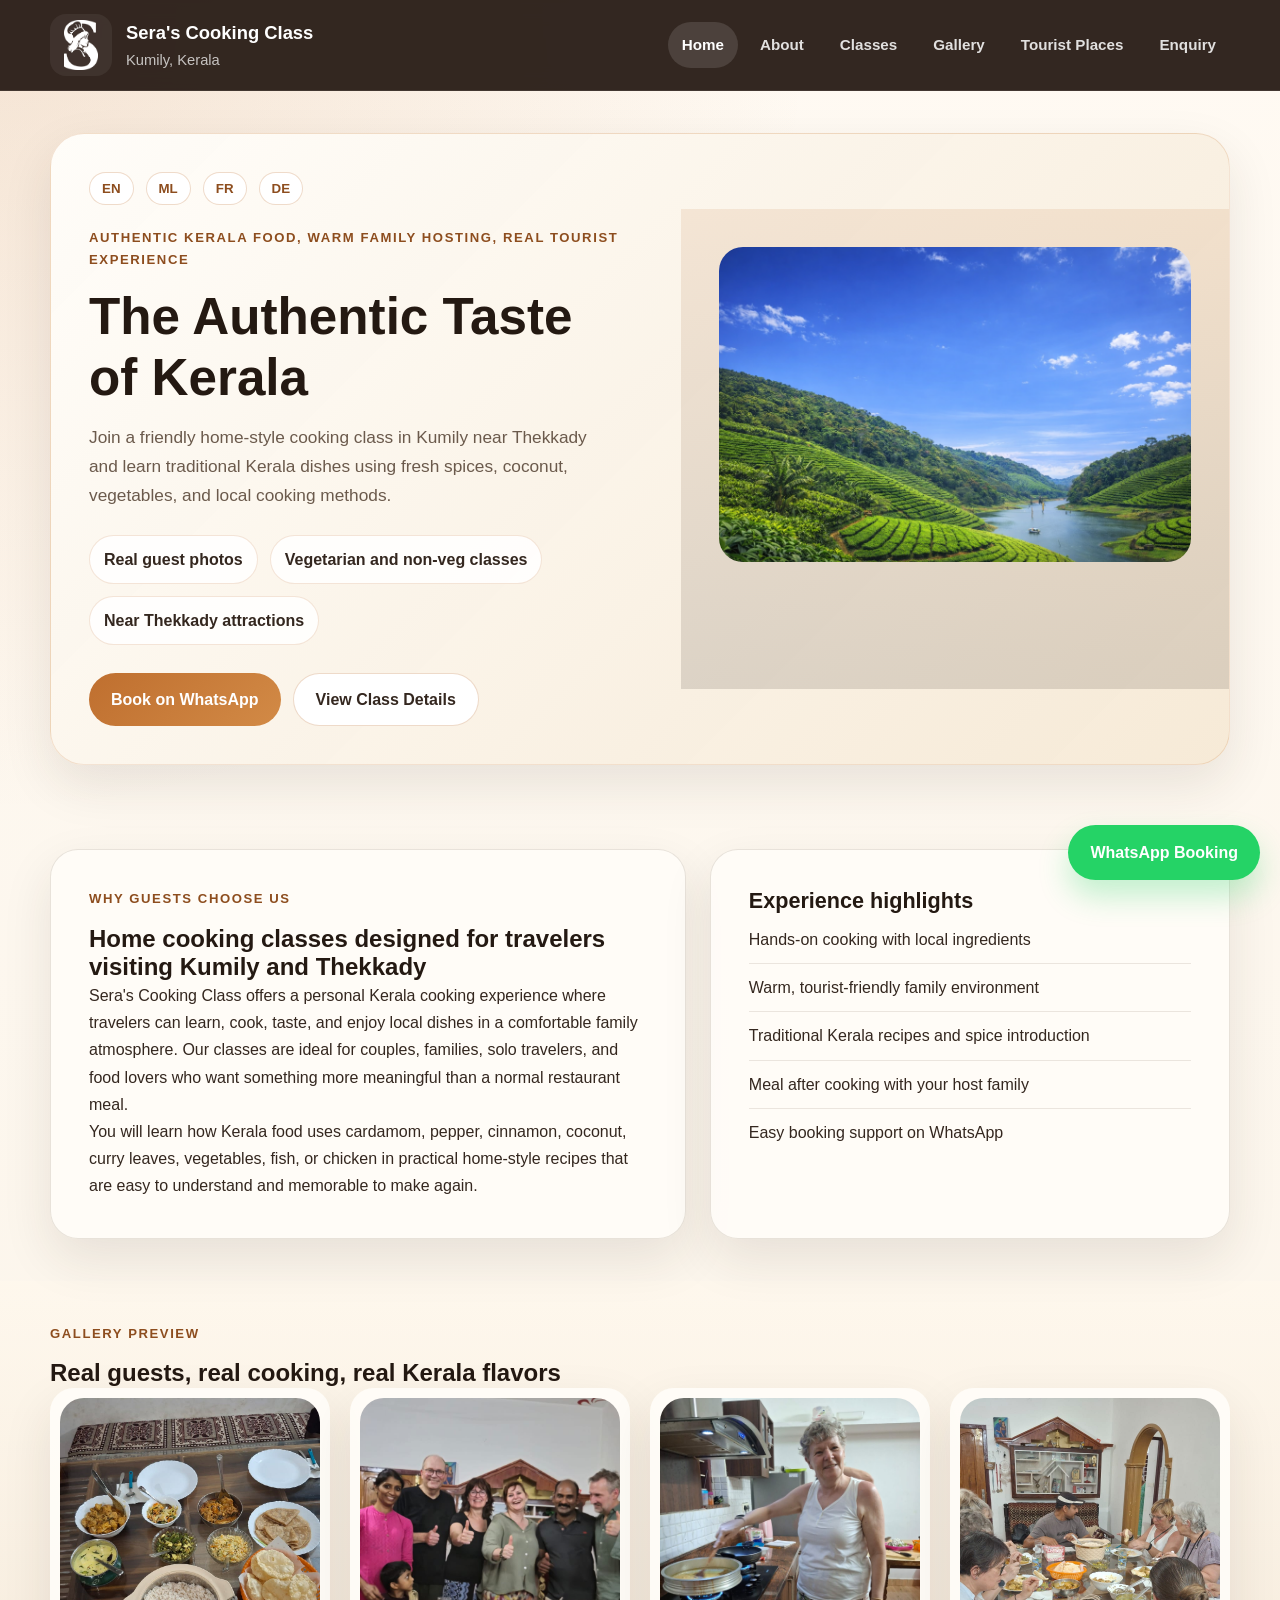
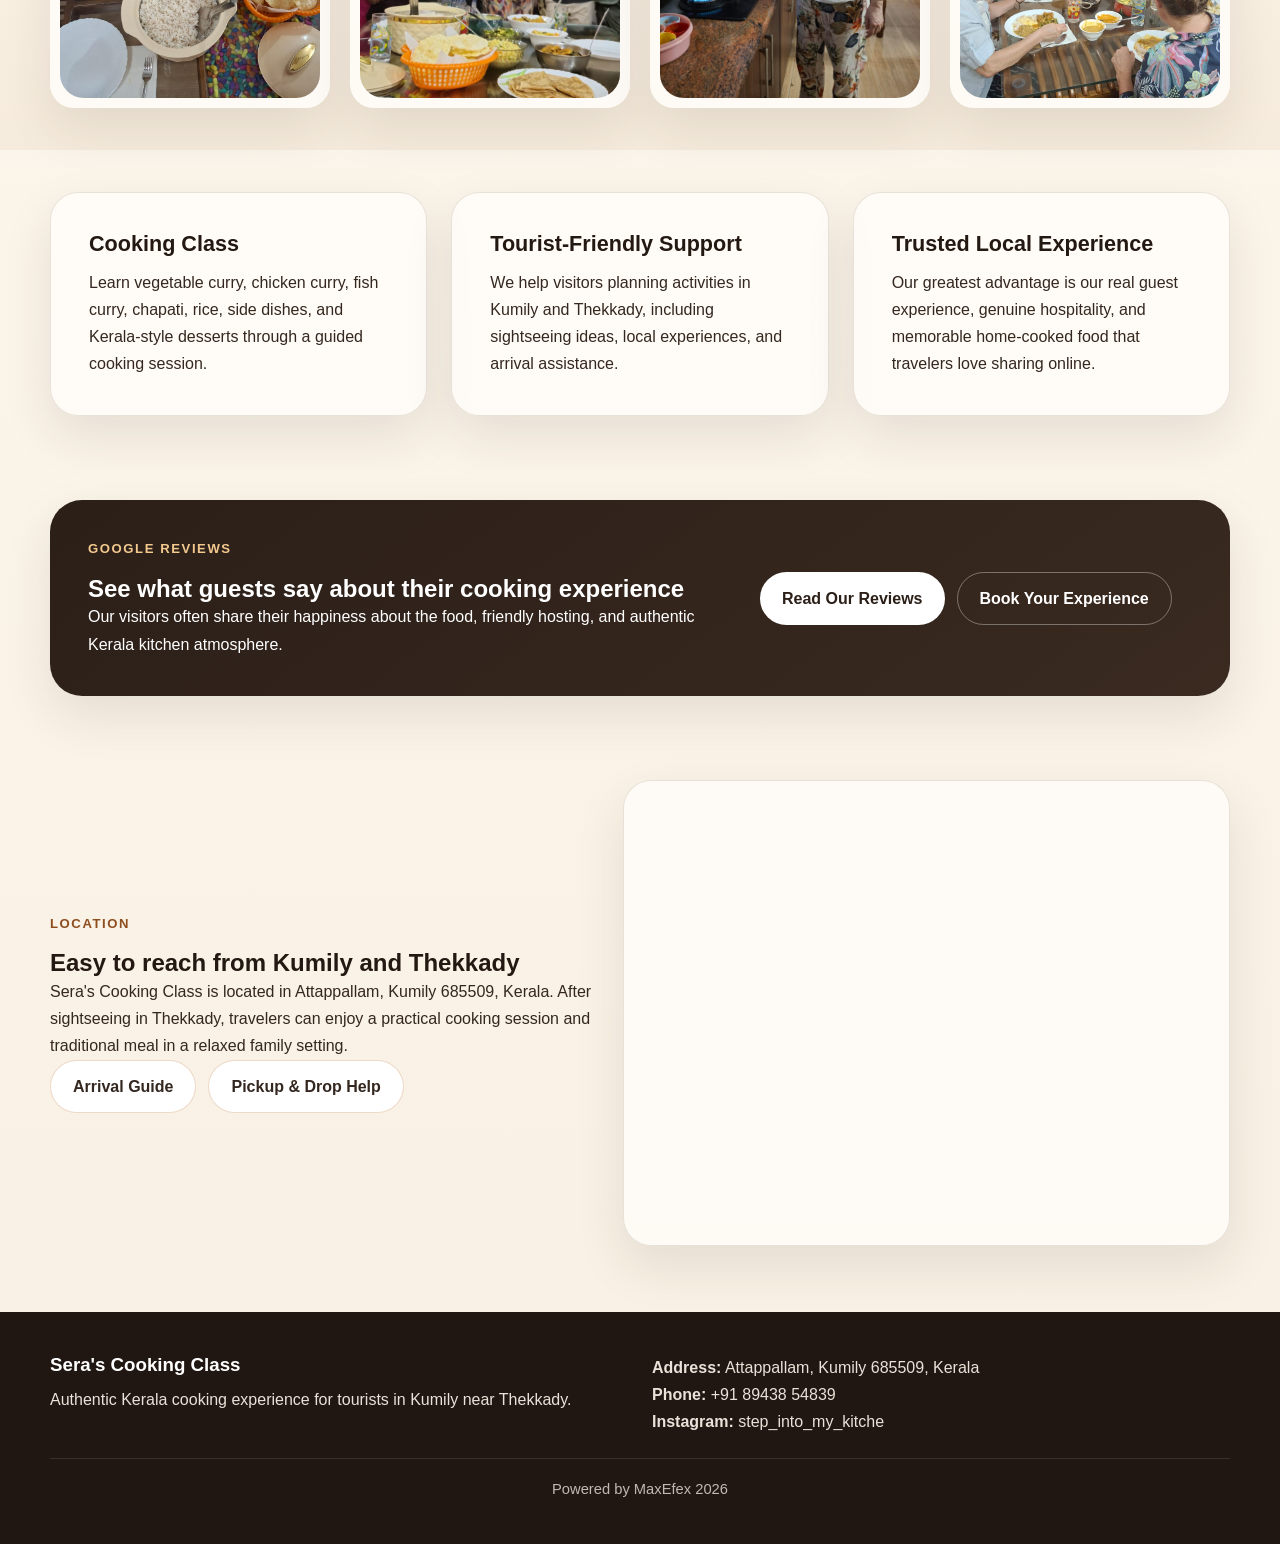
<file: index.html>
<!DOCTYPE html>
<html lang="en">
<head>
    <meta charset="UTF-8">
    <meta name="viewport" content="width=device-width, initial-scale=1.0">
    <title>Sera's Cooking Class | Authentic Kerala Cooking Experience in Kumily</title>
    <meta name="description" content="Authentic Kerala Cooking Class in Kumily near Thekkady. Learn traditional Kerala dishes with local spices in a warm tourist-friendly family setting.">
    <meta name="keywords" content="Kerala cooking class Kumily, cooking class Thekkady, Kerala food experience, things to do in Kumily, cooking experience Kerala">
    <meta name="author" content="Sera's Cooking Class">
    <meta name="robots" content="index, follow">
    <meta property="og:title" content="Sera's Cooking Class Kumily">
    <meta property="og:description" content="Learn authentic Kerala cooking with local spices in Kumily near Thekkady.">
    <meta property="og:image" content="https://serascookingclass.co.in/s1.jpeg">
    <link rel="stylesheet" href="style.css">
</head>
<body>
    <header class="site-header">
        <div class="container topbar">
            <a href="index.html" class="brand">
                <img src="seralogo.png" alt="Sera's Cooking Class logo" class="brand-logo" width="500" height="500">
                <div>
                    <strong>Sera's Cooking Class</strong>
                    <span>Kumily, Kerala</span>
                </div>
            </a>
            <nav class="main-nav">
                <a href="index.html" class="active" data-i18n="nav_home">Home</a>
                <a href="about.html" data-i18n="nav_about">About</a>
                <a href="classes.html" data-i18n="nav_classes">Classes</a>
                <a href="gallery.html" data-i18n="nav_gallery">Gallery</a>
                <a href="tourist-places.html" data-i18n="nav_tourist">Tourist Places</a>
                <a href="enquiry.html" data-i18n="nav_enquiry">Enquiry</a>
            </nav>
        </div>
    </header>

    <main>
        <section class="hero">
            <div class="container hero-grid">
                <div class="hero-copy">
                    <div class="lang-switch">
                        <button type="button" onclick="changeLang('en')">EN</button>
                        <button type="button" onclick="changeLang('ml')">ML</button>
                        <button type="button" onclick="changeLang('fr')">FR</button>
                        <button type="button" onclick="changeLang('de')">DE</button>
                    </div>
                    <p class="eyebrow">Authentic Kerala food, warm family hosting, real tourist experience</p>
                    <h1 id="hero-title">The Authentic Taste of Kerala</h1>
                    <p id="hero-text" class="lead">Join a friendly home-style cooking class in Kumily near Thekkady and learn traditional Kerala dishes using fresh spices, coconut, vegetables, and local cooking methods.</p>
                    <div class="hero-pills">
                        <span>Real guest photos</span>
                        <span>Vegetarian and non-veg classes</span>
                        <span>Near Thekkady attractions</span>
                    </div>
                    <div class="cta-row">
                        <a href="https://wa.me/918943854839" class="btn btn-primary">Book on WhatsApp</a>
                        <a href="classes.html" class="btn btn-secondary">View Class Details</a>
                    </div>
                </div>
                <div class="hero-visual card-image">
                    <img src="welcome.png" alt="Guests enjoying Sera's Cooking Class in Kumily" width="1024" height="1024" loading="eager">
                </div>
            </div>
        </section>

        <section class="section">
            <div class="container two-column">
                <div>
                    <p class="eyebrow">Why guests choose us</p>
                    <h2>Home cooking classes designed for travelers visiting Kumily and Thekkady</h2>
                    <p>Sera's Cooking Class offers a personal Kerala cooking experience where travelers can learn, cook, taste, and enjoy local dishes in a comfortable family atmosphere. Our classes are ideal for couples, families, solo travelers, and food lovers who want something more meaningful than a normal restaurant meal.</p>
                    <p>You will learn how Kerala food uses cardamom, pepper, cinnamon, coconut, curry leaves, vegetables, fish, or chicken in practical home-style recipes that are easy to understand and memorable to make again.</p>
                </div>
                <div class="info-card">
                    <h3>Experience highlights</h3>
                    <ul class="clean-list">
                        <li>Hands-on cooking with local ingredients</li>
                        <li>Warm, tourist-friendly family environment</li>
                        <li>Traditional Kerala recipes and spice introduction</li>
                        <li>Meal after cooking with your host family</li>
                        <li>Easy booking support on WhatsApp</li>
                    </ul>
                </div>
            </div>
        </section>

        <section class="section soft-bg">
            <div class="container">
                <div class="section-heading">
                    <p class="eyebrow">Gallery preview</p>
                    <h2>Real guests, real cooking, real Kerala flavors</h2>
                </div>
                <div class="photo-grid">
                    <figure class="photo-card"><img src="s1.jpeg" alt="Guests dining together after cooking class" width="1200" height="900" loading="lazy"></figure>
                    <figure class="photo-card"><img src="s5.jpeg" alt="Tourists joining cooking class in Kumily" width="1200" height="900" loading="lazy"></figure>
                    <figure class="photo-card"><img src="s8.jpeg" alt="Cooking demonstration with guests" width="1200" height="900" loading="lazy"></figure>
                    <figure class="photo-card"><img src="s11.jpeg" alt="Happy visitors at Sera's Cooking Class" width="1200" height="900" loading="lazy"></figure>
                </div>
            </div>
        </section>

        <section class="section">
            <div class="container cards-3">
                <article class="feature-card">
                    <h3>Cooking Class</h3>
                    <p>Learn vegetable curry, chicken curry, fish curry, chapati, rice, side dishes, and Kerala-style desserts through a guided cooking session.</p>
                </article>
                <article class="feature-card">
                    <h3>Tourist-Friendly Support</h3>
                    <p>We help visitors planning activities in Kumily and Thekkady, including sightseeing ideas, local experiences, and arrival assistance.</p>
                </article>
                <article class="feature-card">
                    <h3>Trusted Local Experience</h3>
                    <p>Our greatest advantage is our real guest experience, genuine hospitality, and memorable home-cooked food that travelers love sharing online.</p>
                </article>
            </div>
        </section>

        <section class="section dark-panel">
            <div class="container review-grid">
                <div>
                    <p class="eyebrow light">Google reviews</p>
                    <h2>See what guests say about their cooking experience</h2>
                    <p>Our visitors often share their happiness about the food, friendly hosting, and authentic Kerala kitchen atmosphere.</p>
                </div>
                <div class="cta-column">
                    <a href="https://www.google.com/search?q=Sera%27s+Cooking+Class+Kumily" target="_blank" rel="noopener" class="btn btn-light">Read Our Reviews</a>
                    <a href="https://wa.me/918943854839" class="btn btn-outline-light">Book Your Experience</a>
                </div>
            </div>
        </section>

        <section class="section">
            <div class="container map-layout">
                <div>
                    <p class="eyebrow">Location</p>
                    <h2>Easy to reach from Kumily and Thekkady</h2>
                    <p>Sera's Cooking Class is located in Attappallam, Kumily 685509, Kerala. After sightseeing in Thekkady, travelers can enjoy a practical cooking session and traditional meal in a relaxed family setting.</p>
                    <div class="cta-row">
                        <a href="arrival.html" class="btn btn-secondary">Arrival Guide</a>
                        <a href="pickup-drop.html" class="btn btn-secondary">Pickup & Drop Help</a>
                    </div>
                </div>
                <div class="map-card">
                    <iframe src="https://www.google.com/maps/embed?pb=!1m18!1m12!1m3!1d6679.709682135919!2d77.15619139682138!3d9.618822487444735!2m3!1f0!2f0!3f0!3m2!1i1024!2i768!4f13.1!3m3!1m2!1s0x3b06550023fc1c67%3A0xea585b8bb68f0ca3!2sSera's%20cooking%20class!5e0!3m2!1sen!2sin!4v1768499184710!5m2!1sen!2sin" title="Sera's Cooking Class location" loading="lazy" referrerpolicy="no-referrer-when-downgrade" allowfullscreen></iframe>
                </div>
            </div>
        </section>
    </main>

    <footer class="site-footer">
        <div class="container footer-grid">
            <div>
                <h3>Sera's Cooking Class</h3>
                <p>Authentic Kerala cooking experience for tourists in Kumily near Thekkady.</p>
            </div>
            <div>
                <p><strong>Address:</strong> Attappallam, Kumily 685509, Kerala</p>
                <p><strong>Phone:</strong> +91 89438 54839</p>
                <p><strong>Instagram:</strong> step_into_my_kitche</p>
            </div>
        </div>
        <div class="container footer-credit">Powered by MaxEfex 2026</div>
    </footer>

    <a href="https://wa.me/918943854839" class="floating-wa">WhatsApp Booking</a>
    <script src="script.js"></script>
</body>
</html>
</file>
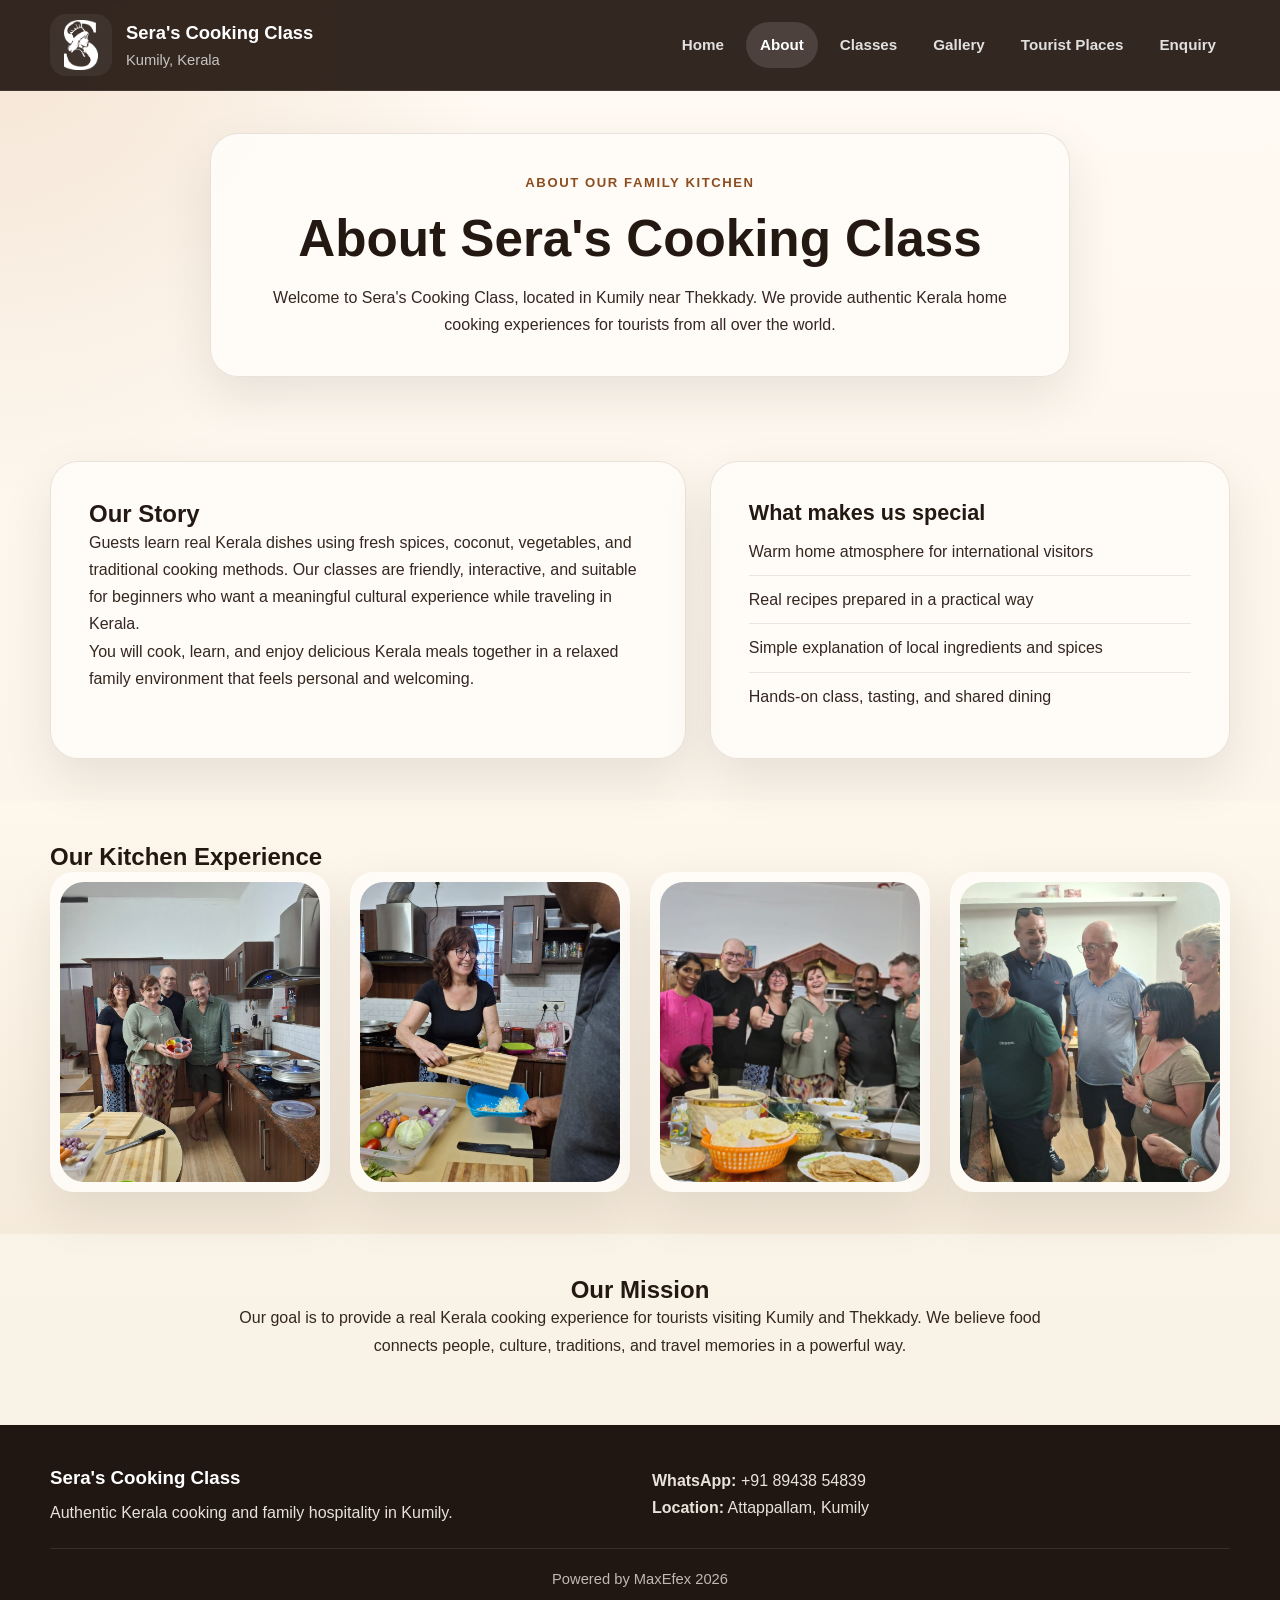
<file: about.html>
<!DOCTYPE html>
<html lang="en">
<head>
    <meta charset="UTF-8">
    <meta name="viewport" content="width=device-width, initial-scale=1.0">
    <title>About Sera's Cooking Class</title>
    <meta name="description" content="About Sera's Cooking Class in Kumily near Thekkady. Authentic Kerala home cooking experiences for tourists from around the world.">
    <meta name="keywords" content="About Sera's Cooking Class, Kumily cooking class, Thekkady Kerala food experience">
    <meta name="author" content="Sera's Cooking Class">
    <meta name="robots" content="index, follow">
    <meta property="og:title" content="About Sera's Cooking Class">
    <meta property="og:description" content="Authentic Kerala home cooking experience for tourists visiting Kumily and Thekkady.">
    <meta property="og:image" content="https://serascookingclass.co.in/s3.jpeg">
    <link rel="stylesheet" href="style.css">
</head>
<body>
    <header class="site-header">
        <div class="container topbar">
            <a href="index.html" class="brand">
                <img src="seralogo.png" alt="Sera's Cooking Class logo" class="brand-logo" width="500" height="500">
                <div>
                    <strong>Sera's Cooking Class</strong>
                    <span>Kumily, Kerala</span>
                </div>
            </a>
            <nav class="main-nav">
                <a href="index.html" data-i18n="nav_home">Home</a>
                <a href="about.html" class="active" data-i18n="nav_about">About</a>
                <a href="classes.html" data-i18n="nav_classes">Classes</a>
                <a href="gallery.html" data-i18n="nav_gallery">Gallery</a>
                <a href="tourist-places.html" data-i18n="nav_tourist">Tourist Places</a>
                <a href="enquiry.html" data-i18n="nav_enquiry">Enquiry</a>
            </nav>
        </div>
    </header>
    <main>
        <section class="page-hero">
            <div class="container narrow">
                <p class="eyebrow">About our family kitchen</p>
                <h1>About Sera's Cooking Class</h1>
                <p>Welcome to Sera's Cooking Class, located in Kumily near Thekkady. We provide authentic Kerala home cooking experiences for tourists from all over the world.</p>
            </div>
        </section>
        <section class="section">
            <div class="container two-column">
                <div>
                    <h2>Our Story</h2>
                    <p>Guests learn real Kerala dishes using fresh spices, coconut, vegetables, and traditional cooking methods. Our classes are friendly, interactive, and suitable for beginners who want a meaningful cultural experience while traveling in Kerala.</p>
                    <p>You will cook, learn, and enjoy delicious Kerala meals together in a relaxed family environment that feels personal and welcoming.</p>
                </div>
                <div class="info-card">
                    <h3>What makes us special</h3>
                    <ul class="clean-list">
                        <li>Warm home atmosphere for international visitors</li>
                        <li>Real recipes prepared in a practical way</li>
                        <li>Simple explanation of local ingredients and spices</li>
                        <li>Hands-on class, tasting, and shared dining</li>
                    </ul>
                </div>
            </div>
        </section>
        <section class="section soft-bg">
            <div class="container">
                <h2>Our Kitchen Experience</h2>
                <div class="photo-grid">
                    <figure class="photo-card"><img src="s3.jpeg" alt="Guest learning Kerala cooking" width="1200" height="900" loading="lazy"></figure>
                    <figure class="photo-card"><img src="s4.jpeg" alt="Cooking class in family kitchen" width="1200" height="900" loading="lazy"></figure>
                    <figure class="photo-card"><img src="s5.jpeg" alt="Tourists at Sera's Cooking Class" width="1200" height="900" loading="lazy"></figure>
                    <figure class="photo-card"><img src="s6.jpeg" alt="Kerala food class with visitors" width="1200" height="900" loading="lazy"></figure>
                </div>
            </div>
        </section>
        <section class="section">
            <div class="container narrow">
                <h2>Our Mission</h2>
                <p>Our goal is to provide a real Kerala cooking experience for tourists visiting Kumily and Thekkady. We believe food connects people, culture, traditions, and travel memories in a powerful way.</p>
            </div>
        </section>
    </main>
    <footer class="site-footer">
        <div class="container footer-grid">
            <div><h3>Sera's Cooking Class</h3><p>Authentic Kerala cooking and family hospitality in Kumily.</p></div>
            <div><p><strong>WhatsApp:</strong> +91 89438 54839</p><p><strong>Location:</strong> Attappallam, Kumily</p></div>
        </div>
        <div class="container footer-credit">Powered by MaxEfex 2026</div>
    </footer>
    <script src="script.js"></script>
</body>
</html>
</file>
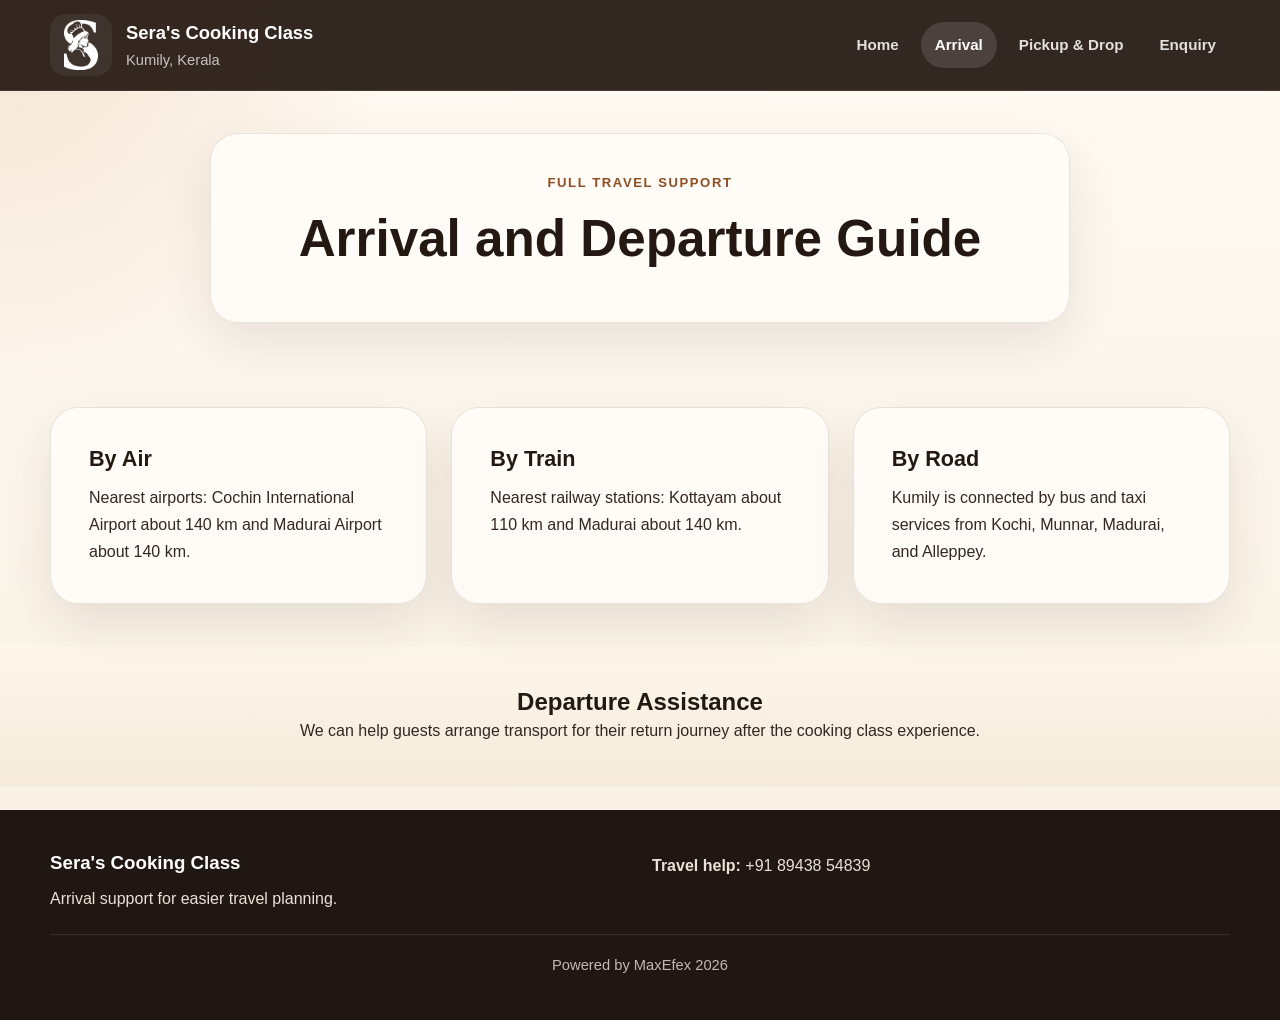
<file: arrival.html>
<!DOCTYPE html>
<html lang="en">
<head>
    <meta charset="UTF-8">
    <meta name="viewport" content="width=device-width, initial-scale=1.0">
    <title>Arrival & Departure Guide | Sera's Cooking Class</title>
    <meta name="description" content="Arrival and departure guide for reaching Kumily and Sera's Cooking Class from airports, railway stations, and road routes.">
    <link rel="stylesheet" href="style.css">
</head>
<body>
    <header class="site-header">
        <div class="container topbar">
            <a href="index.html" class="brand">
                <img src="seralogo.png" alt="Sera's Cooking Class logo" class="brand-logo" width="500" height="500">
                <div><strong>Sera's Cooking Class</strong><span>Kumily, Kerala</span></div>
            </a>
            <nav class="main-nav">
                <a href="index.html" data-i18n="nav_home">Home</a>
                <a href="arrival.html" class="active">Arrival</a>
                <a href="pickup-drop.html">Pickup & Drop</a>
                <a href="enquiry.html" data-i18n="nav_enquiry">Enquiry</a>
            </nav>
        </div>
    </header>
    <main>
        <section class="page-hero">
            <div class="container narrow">
                <p class="eyebrow">Full travel support</p>
                <h1>Arrival and Departure Guide</h1>
            </div>
        </section>
        <section class="section">
            <div class="container cards-3">
                <article class="feature-card">
                    <h3>By Air</h3>
                    <p>Nearest airports: Cochin International Airport about 140 km and Madurai Airport about 140 km.</p>
                </article>
                <article class="feature-card">
                    <h3>By Train</h3>
                    <p>Nearest railway stations: Kottayam about 110 km and Madurai about 140 km.</p>
                </article>
                <article class="feature-card">
                    <h3>By Road</h3>
                    <p>Kumily is connected by bus and taxi services from Kochi, Munnar, Madurai, and Alleppey.</p>
                </article>
            </div>
        </section>
        <section class="section soft-bg">
            <div class="container narrow">
                <h2>Departure Assistance</h2>
                <p>We can help guests arrange transport for their return journey after the cooking class experience.</p>
            </div>
        </section>
    </main>
    <footer class="site-footer">
        <div class="container footer-grid">
            <div><h3>Sera's Cooking Class</h3><p>Arrival support for easier travel planning.</p></div>
            <div><p><strong>Travel help:</strong> +91 89438 54839</p></div>
        </div>
        <div class="container footer-credit">Powered by MaxEfex 2026</div>
    </footer>
    <script src="script.js"></script>
</body>
</html>
</file>
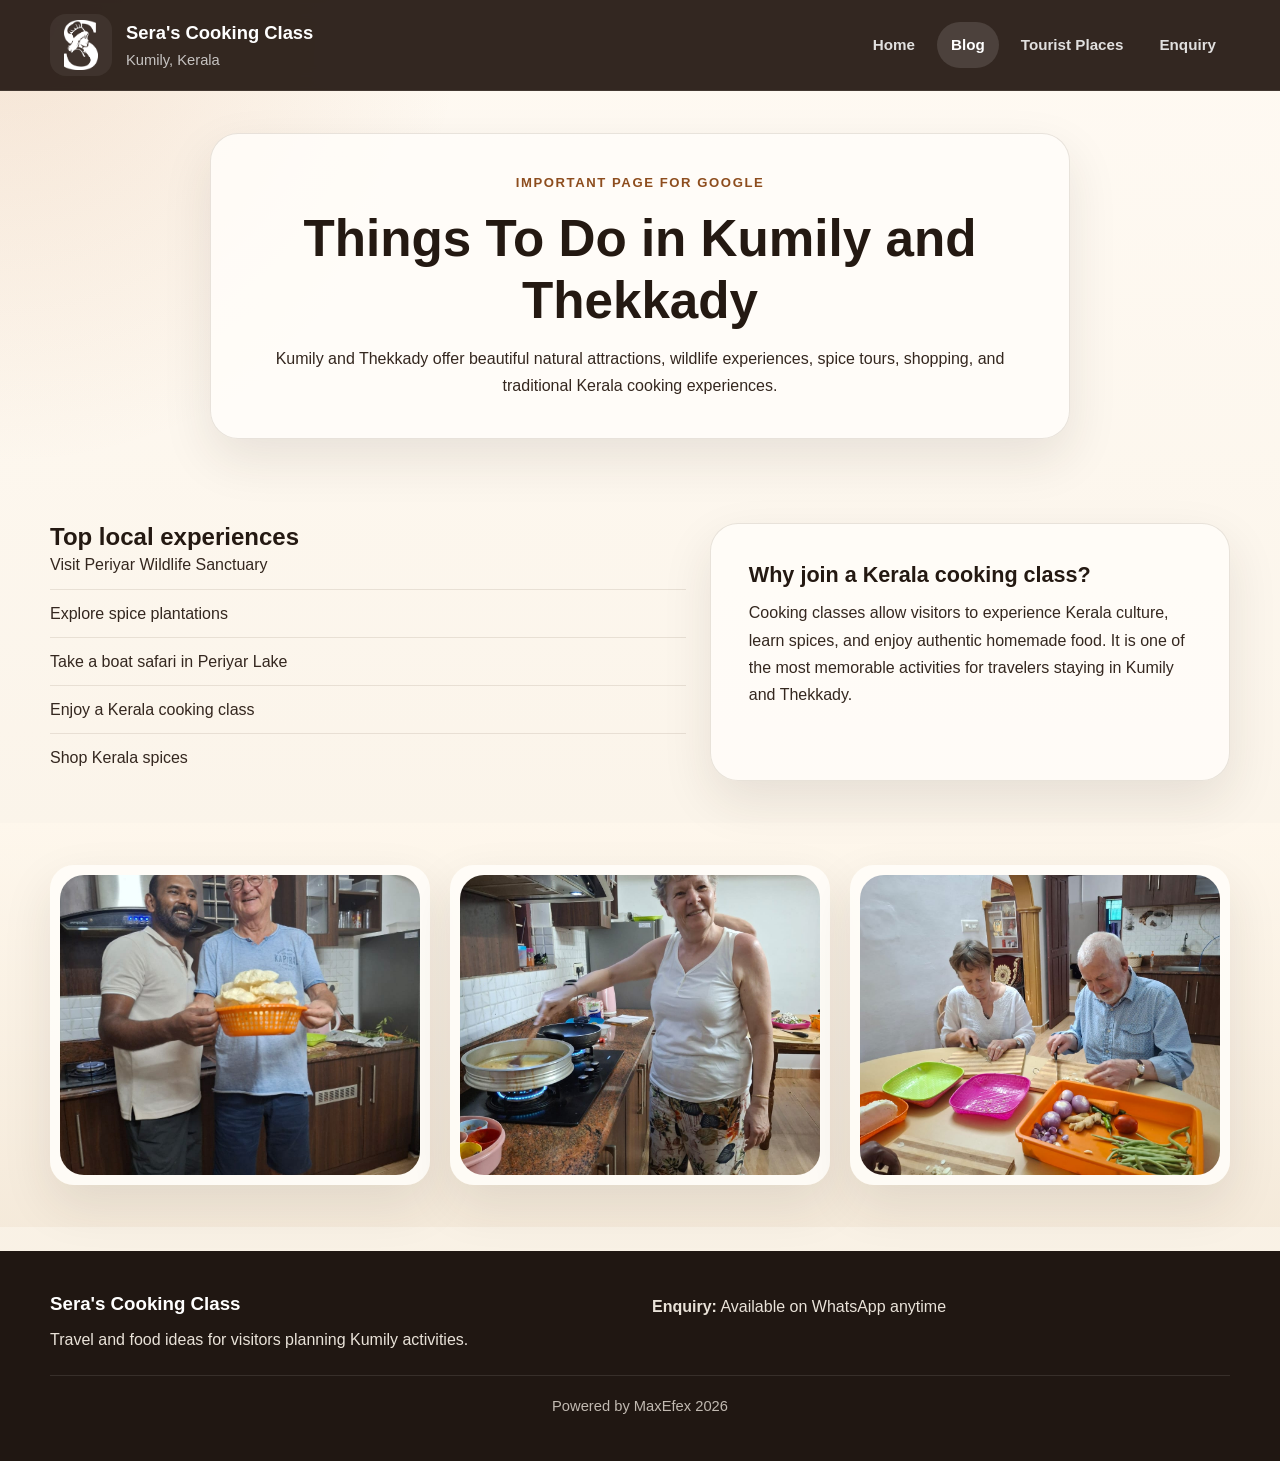
<file: blog.html>
<!DOCTYPE html>
<html lang="en">
<head>
    <meta charset="UTF-8">
    <meta name="viewport" content="width=device-width, initial-scale=1.0">
    <title>Travel & Cooking Blog | Sera's Cooking Class</title>
    <meta name="description" content="Travel and cooking blog about things to do in Kumily and Thekkady including cooking classes and local experiences.">
    <link rel="stylesheet" href="style.css">
</head>
<body>
    <header class="site-header">
        <div class="container topbar">
            <a href="index.html" class="brand">
                <img src="seralogo.png" alt="Sera's Cooking Class logo" class="brand-logo" width="500" height="500">
                <div><strong>Sera's Cooking Class</strong><span>Kumily, Kerala</span></div>
            </a>
            <nav class="main-nav">
                <a href="index.html" data-i18n="nav_home">Home</a>
                <a href="blog.html" class="active">Blog</a>
                <a href="tourist-places.html" data-i18n="nav_tourist">Tourist Places</a>
                <a href="enquiry.html" data-i18n="nav_enquiry">Enquiry</a>
            </nav>
        </div>
    </header>
    <main>
        <section class="page-hero">
            <div class="container narrow">
                <p class="eyebrow">Important page for Google</p>
                <h1>Things To Do in Kumily and Thekkady</h1>
                <p>Kumily and Thekkady offer beautiful natural attractions, wildlife experiences, spice tours, shopping, and traditional Kerala cooking experiences.</p>
            </div>
        </section>
        <section class="section">
            <div class="container two-column">
                <article>
                    <h2>Top local experiences</h2>
                    <ul class="clean-list">
                        <li>Visit Periyar Wildlife Sanctuary</li>
                        <li>Explore spice plantations</li>
                        <li>Take a boat safari in Periyar Lake</li>
                        <li>Enjoy a Kerala cooking class</li>
                        <li>Shop Kerala spices</li>
                    </ul>
                </article>
                <article class="info-card">
                    <h3>Why join a Kerala cooking class?</h3>
                    <p>Cooking classes allow visitors to experience Kerala culture, learn spices, and enjoy authentic homemade food. It is one of the most memorable activities for travelers staying in Kumily and Thekkady.</p>
                </article>
            </div>
        </section>
        <section class="section soft-bg">
            <div class="container photo-grid">
                <figure class="photo-card"><img src="s7.jpeg" alt="Blog cooking photo 1" width="1200" height="900" loading="lazy"></figure>
                <figure class="photo-card"><img src="s8.jpeg" alt="Blog cooking photo 2" width="1200" height="900" loading="lazy"></figure>
                <figure class="photo-card"><img src="s9.jpeg" alt="Blog cooking photo 3" width="1200" height="900" loading="lazy"></figure>
            </div>
        </section>
    </main>
    <footer class="site-footer">
        <div class="container footer-grid">
            <div><h3>Sera's Cooking Class</h3><p>Travel and food ideas for visitors planning Kumily activities.</p></div>
            <div><p><strong>Enquiry:</strong> Available on WhatsApp anytime</p></div>
        </div>
        <div class="container footer-credit">Powered by MaxEfex 2026</div>
    </footer>
    <script src="script.js"></script>
</body>
</html>
</file>
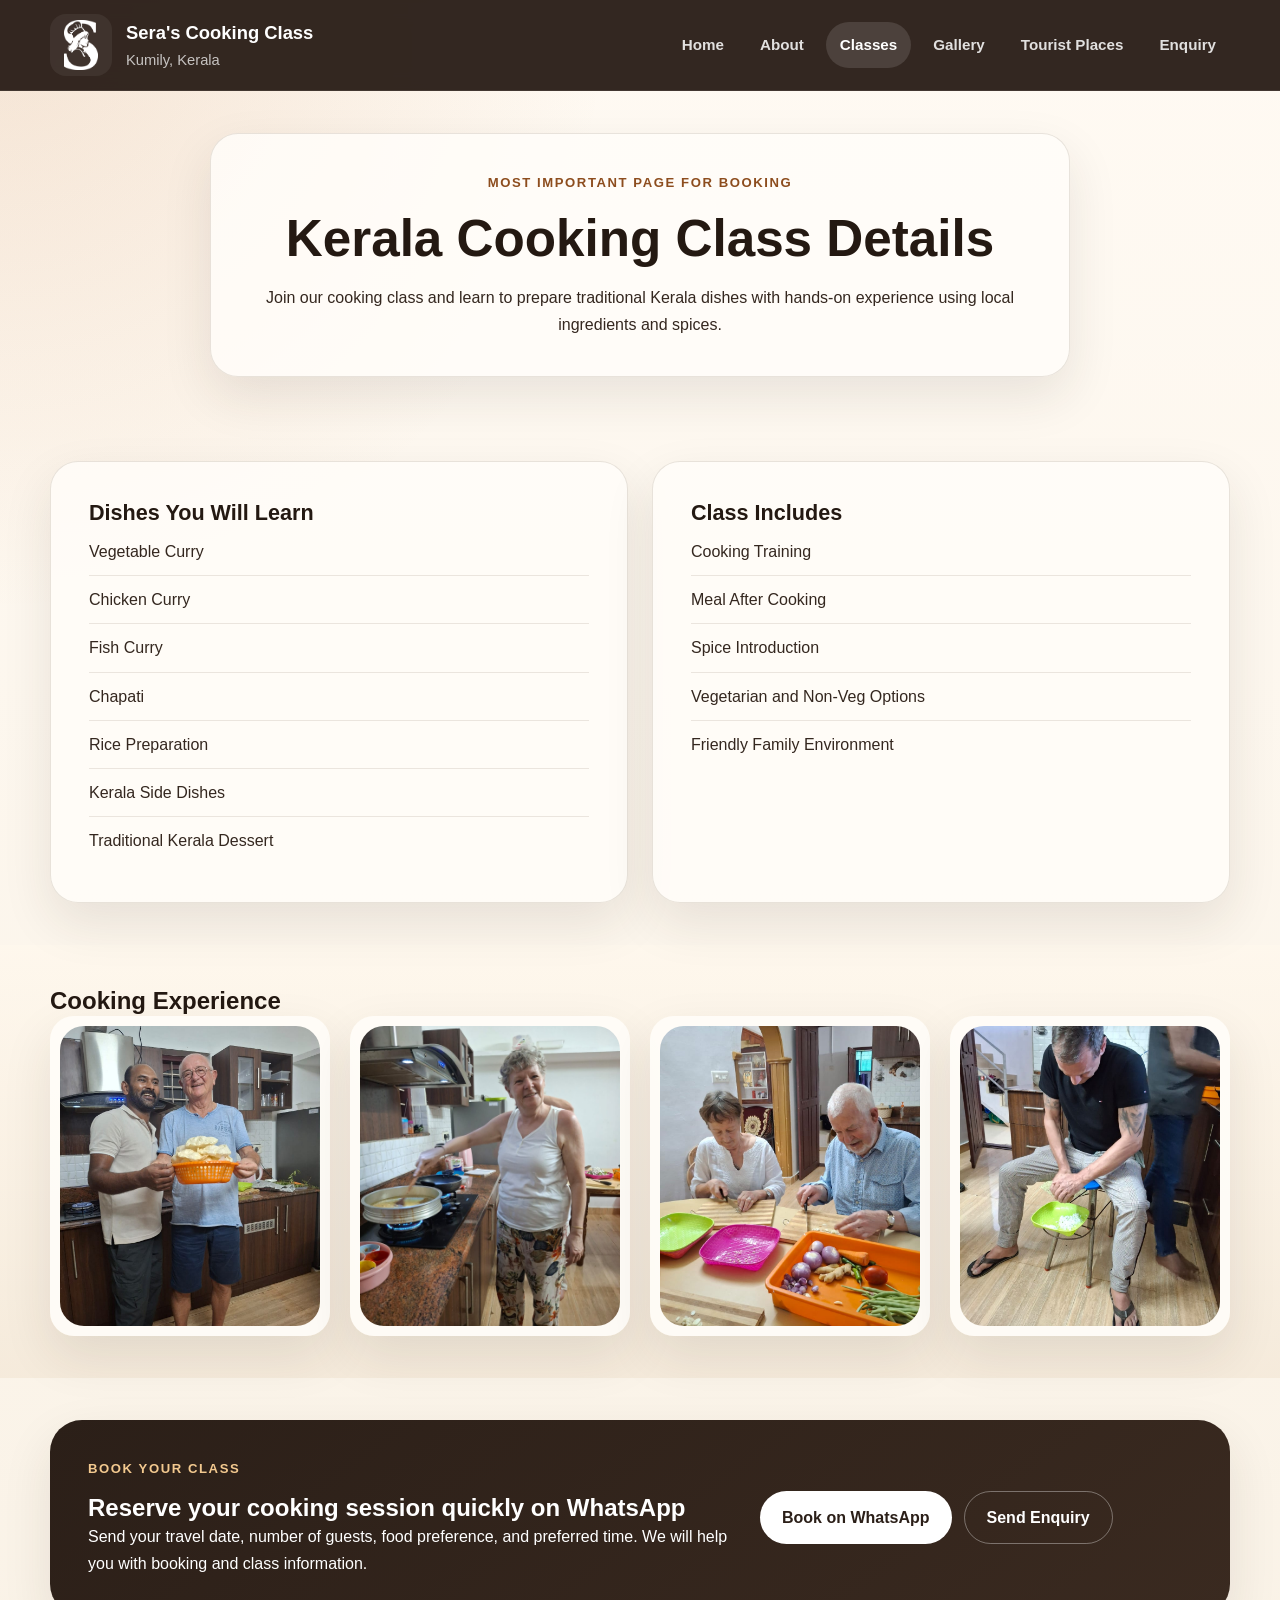
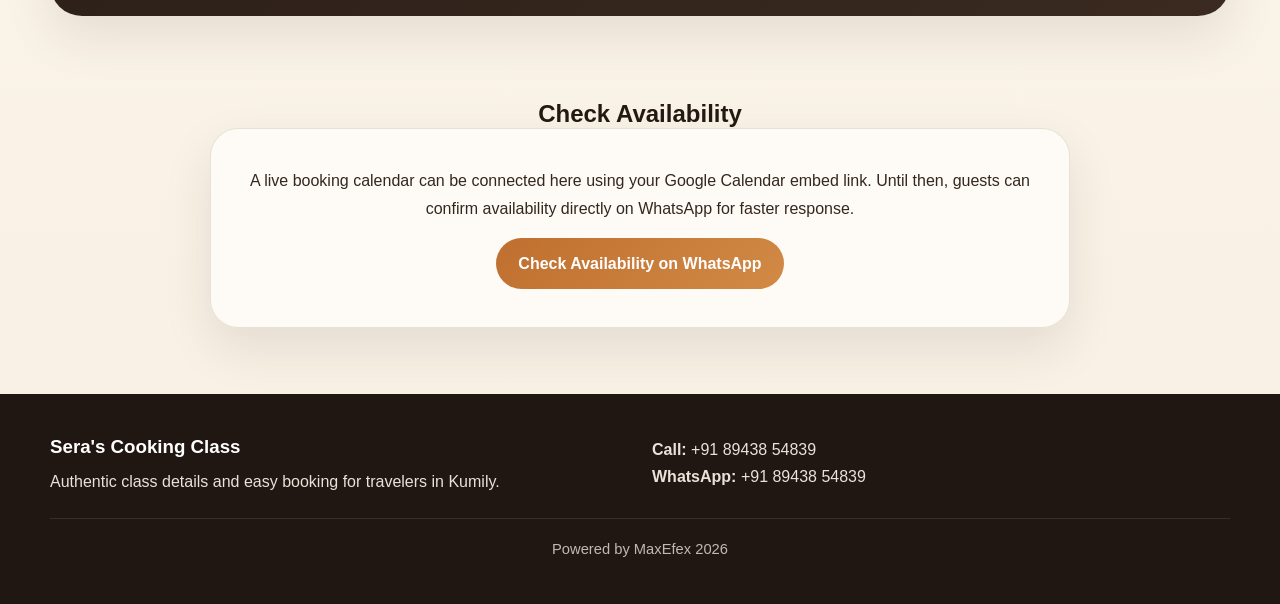
<file: classes.html>
<!DOCTYPE html>
<html lang="en">
<head>
    <meta charset="UTF-8">
    <meta name="viewport" content="width=device-width, initial-scale=1.0">
    <title>Kerala Cooking Classes | Sera's Cooking Class</title>
    <meta name="description" content="Kerala cooking class details in Kumily. Learn traditional dishes, local spices, vegetarian and non-vegetarian options, and enjoy a meal after cooking.">
    <meta name="keywords" content="Kerala cooking classes, Kumily cooking class details, Thekkady food class">
    <meta name="author" content="Sera's Cooking Class">
    <meta name="robots" content="index, follow">
    <meta property="og:title" content="Kerala Cooking Classes">
    <meta property="og:description" content="Join our cooking class and learn traditional Kerala dishes with local ingredients and spices.">
    <meta property="og:image" content="https://serascookingclass.co.in/s7.jpeg">
    <link rel="stylesheet" href="style.css">
</head>
<body>
    <header class="site-header">
        <div class="container topbar">
            <a href="index.html" class="brand">
                <img src="seralogo.png" alt="Sera's Cooking Class logo" class="brand-logo" width="500" height="500">
                <div><strong>Sera's Cooking Class</strong><span>Kumily, Kerala</span></div>
            </a>
            <nav class="main-nav">
                <a href="index.html" data-i18n="nav_home">Home</a>
                <a href="about.html" data-i18n="nav_about">About</a>
                <a href="classes.html" class="active" data-i18n="nav_classes">Classes</a>
                <a href="gallery.html" data-i18n="nav_gallery">Gallery</a>
                <a href="tourist-places.html" data-i18n="nav_tourist">Tourist Places</a>
                <a href="enquiry.html" data-i18n="nav_enquiry">Enquiry</a>
            </nav>
        </div>
    </header>
    <main>
        <section class="page-hero">
            <div class="container narrow">
                <p class="eyebrow">Most important page for booking</p>
                <h1>Kerala Cooking Class Details</h1>
                <p>Join our cooking class and learn to prepare traditional Kerala dishes with hands-on experience using local ingredients and spices.</p>
            </div>
        </section>
        <section class="section">
            <div class="container cards-2">
                <article class="feature-card">
                    <h3>Dishes You Will Learn</h3>
                    <ul class="clean-list">
                        <li>Vegetable Curry</li>
                        <li>Chicken Curry</li>
                        <li>Fish Curry</li>
                        <li>Chapati</li>
                        <li>Rice Preparation</li>
                        <li>Kerala Side Dishes</li>
                        <li>Traditional Kerala Dessert</li>
                    </ul>
                </article>
                <article class="feature-card">
                    <h3>Class Includes</h3>
                    <ul class="clean-list">
                        <li>Cooking Training</li>
                        <li>Meal After Cooking</li>
                        <li>Spice Introduction</li>
                        <li>Vegetarian and Non-Veg Options</li>
                        <li>Friendly Family Environment</li>
                    </ul>
                </article>
            </div>
        </section>
        <section class="section soft-bg">
            <div class="container">
                <h2>Cooking Experience</h2>
                <div class="photo-grid">
                    <figure class="photo-card"><img src="s7.jpeg" alt="Cooking class guest photo 1" width="1200" height="900" loading="lazy"></figure>
                    <figure class="photo-card"><img src="s8.jpeg" alt="Cooking class guest photo 2" width="1200" height="900" loading="lazy"></figure>
                    <figure class="photo-card"><img src="s9.jpeg" alt="Cooking class guest photo 3" width="1200" height="900" loading="lazy"></figure>
                    <figure class="photo-card"><img src="s10.jpeg" alt="Cooking class guest photo 4" width="1200" height="900" loading="lazy"></figure>
                </div>
            </div>
        </section>
        <section class="section dark-panel">
            <div class="container review-grid">
                <div>
                    <p class="eyebrow light">Book your class</p>
                    <h2>Reserve your cooking session quickly on WhatsApp</h2>
                    <p>Send your travel date, number of guests, food preference, and preferred time. We will help you with booking and class information.</p>
                </div>
                <div class="cta-column">
                    <a href="https://wa.me/918943854839" class="btn btn-light">Book on WhatsApp</a>
                    <a href="enquiry.html" class="btn btn-outline-light">Send Enquiry</a>
                </div>
            </div>
        </section>
        <section class="section">
            <div class="container narrow">
                <h2>Check Availability</h2>
                <div class="placeholder-box">
                    <p>A live booking calendar can be connected here using your Google Calendar embed link. Until then, guests can confirm availability directly on WhatsApp for faster response.</p>
                    <a href="https://wa.me/918943854839" class="btn btn-primary">Check Availability on WhatsApp</a>
                </div>
            </div>
        </section>
    </main>
    <footer class="site-footer">
        <div class="container footer-grid">
            <div><h3>Sera's Cooking Class</h3><p>Authentic class details and easy booking for travelers in Kumily.</p></div>
            <div><p><strong>Call:</strong> +91 89438 54839</p><p><strong>WhatsApp:</strong> +91 89438 54839</p></div>
        </div>
        <div class="container footer-credit">Powered by MaxEfex 2026</div>
    </footer>
    <script src="script.js"></script>
</body>
</html>
</file>
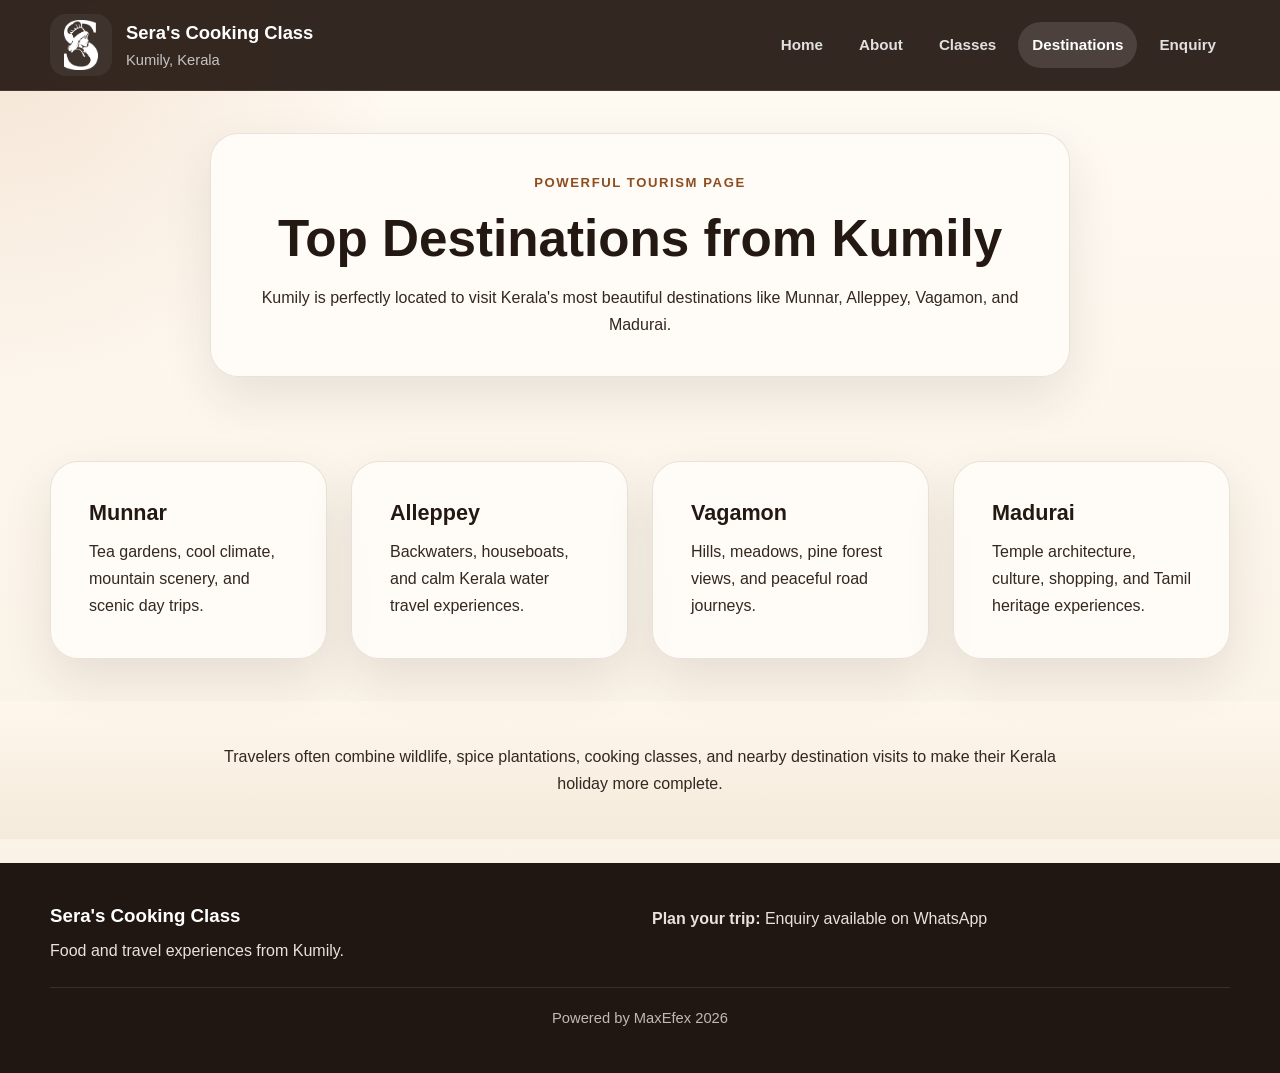
<file: destinations.html>
<!DOCTYPE html>
<html lang="en">
<head>
    <meta charset="UTF-8">
    <meta name="viewport" content="width=device-width, initial-scale=1.0">
    <title>Destinations from Kumily | Sera's Cooking Class</title>
    <meta name="description" content="Top destinations from Kumily including Munnar, Alleppey, Vagamon, and Madurai.">
    <link rel="stylesheet" href="style.css">
</head>
<body>
    <header class="site-header">
        <div class="container topbar">
            <a href="index.html" class="brand">
                <img src="seralogo.png" alt="Sera's Cooking Class logo" class="brand-logo" width="500" height="500">
                <div><strong>Sera's Cooking Class</strong><span>Kumily, Kerala</span></div>
            </a>
            <nav class="main-nav">
                <a href="index.html" data-i18n="nav_home">Home</a>
                <a href="about.html" data-i18n="nav_about">About</a>
                <a href="classes.html" data-i18n="nav_classes">Classes</a>
                <a href="destinations.html" class="active">Destinations</a>
                <a href="enquiry.html" data-i18n="nav_enquiry">Enquiry</a>
            </nav>
        </div>
    </header>
    <main>
        <section class="page-hero">
            <div class="container narrow">
                <p class="eyebrow">Powerful tourism page</p>
                <h1>Top Destinations from Kumily</h1>
                <p>Kumily is perfectly located to visit Kerala's most beautiful destinations like Munnar, Alleppey, Vagamon, and Madurai.</p>
            </div>
        </section>
        <section class="section">
            <div class="container cards-4">
                <article class="feature-card"><h3>Munnar</h3><p>Tea gardens, cool climate, mountain scenery, and scenic day trips.</p></article>
                <article class="feature-card"><h3>Alleppey</h3><p>Backwaters, houseboats, and calm Kerala water travel experiences.</p></article>
                <article class="feature-card"><h3>Vagamon</h3><p>Hills, meadows, pine forest views, and peaceful road journeys.</p></article>
                <article class="feature-card"><h3>Madurai</h3><p>Temple architecture, culture, shopping, and Tamil heritage experiences.</p></article>
            </div>
        </section>
        <section class="section soft-bg">
            <div class="container narrow">
                <p>Travelers often combine wildlife, spice plantations, cooking classes, and nearby destination visits to make their Kerala holiday more complete.</p>
            </div>
        </section>
    </main>
    <footer class="site-footer">
        <div class="container footer-grid">
            <div><h3>Sera's Cooking Class</h3><p>Food and travel experiences from Kumily.</p></div>
            <div><p><strong>Plan your trip:</strong> Enquiry available on WhatsApp</p></div>
        </div>
        <div class="container footer-credit">Powered by MaxEfex 2026</div>
    </footer>
    <script src="script.js"></script>
</body>
</html>
</file>
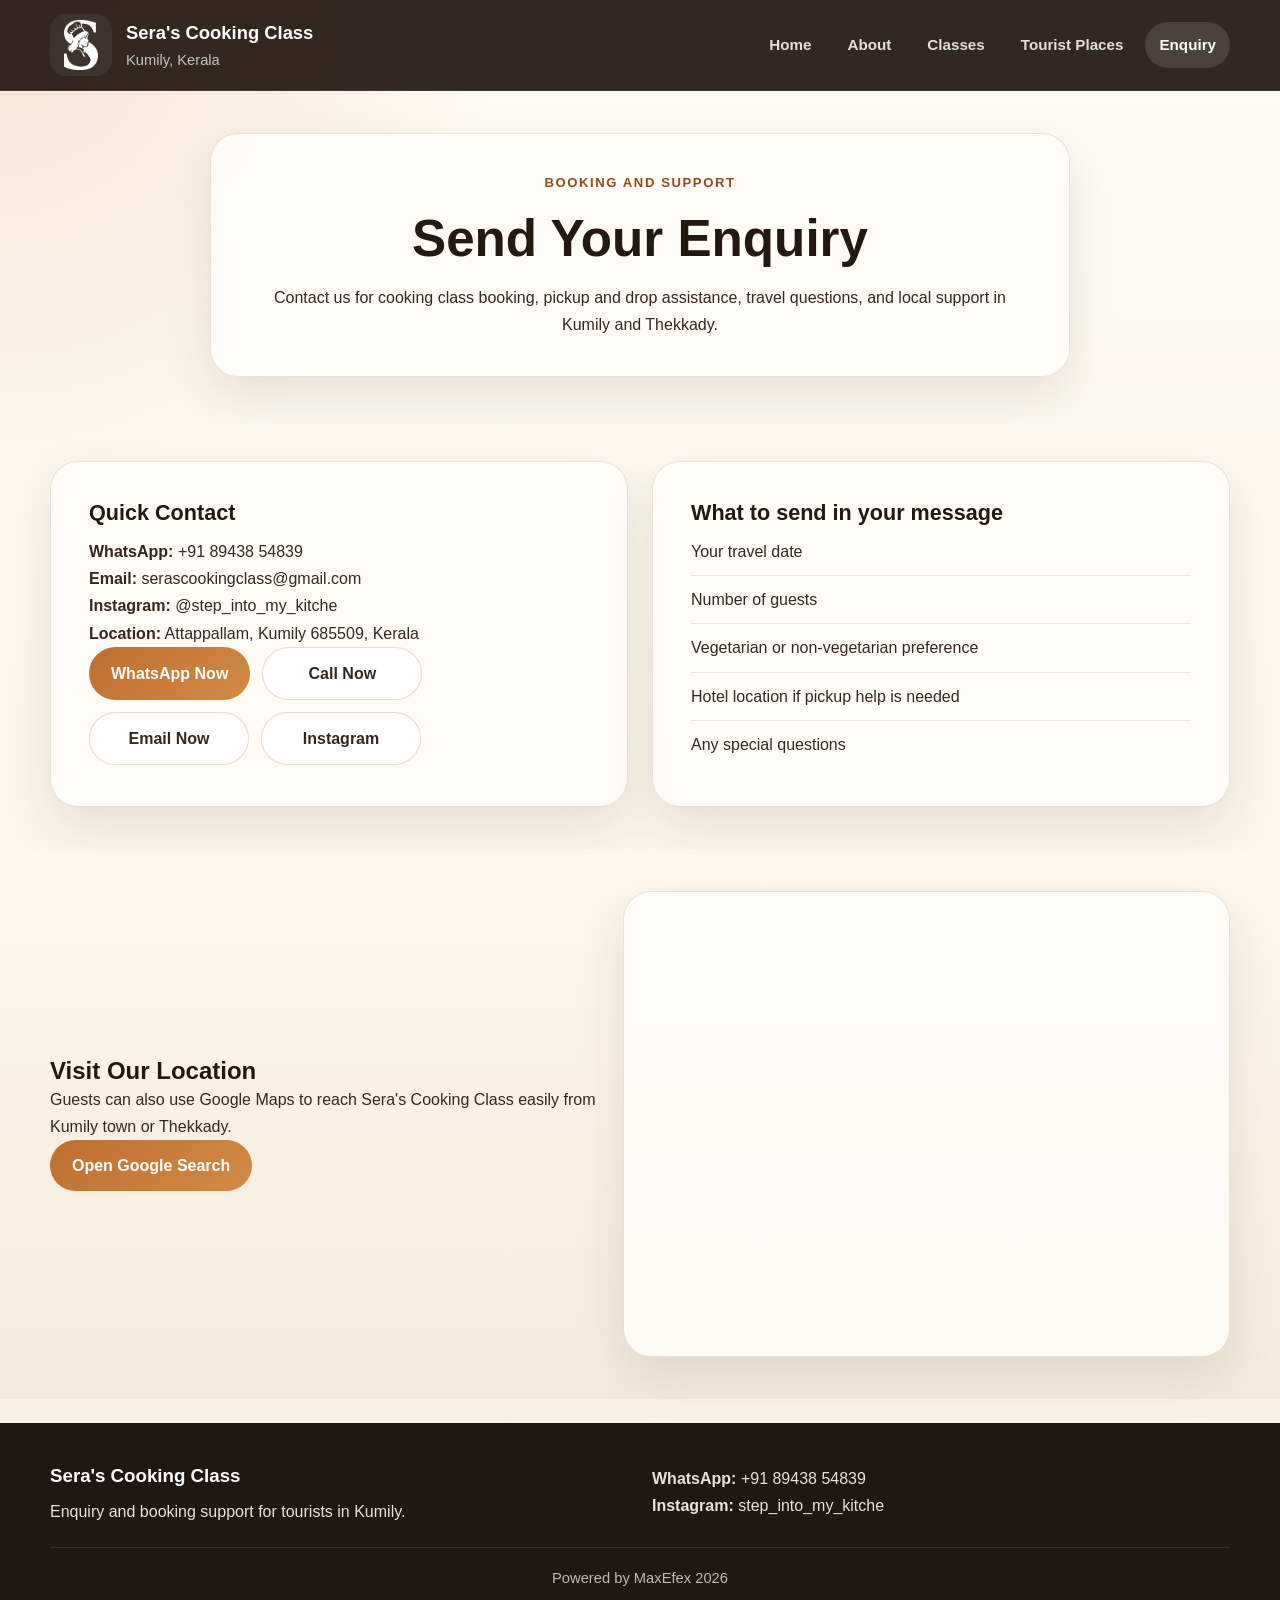
<file: enquiry.html>
<!DOCTYPE html>
<html lang="en">
<head>
    <meta charset="UTF-8">
    <meta name="viewport" content="width=device-width, initial-scale=1.0">
    <title>Enquiry | Sera's Cooking Class</title>
    <meta name="description" content="Send an enquiry to Sera's Cooking Class in Kumily for bookings, class details, pickup support, and tourist questions.">
    <link rel="stylesheet" href="style.css">
</head>
<body>
    <header class="site-header">
        <div class="container topbar">
            <a href="index.html" class="brand">
                <img src="seralogo.png" alt="Sera's Cooking Class logo" class="brand-logo" width="500" height="500">
                <div><strong>Sera's Cooking Class</strong><span>Kumily, Kerala</span></div>
            </a>
            <nav class="main-nav">
                <a href="index.html" data-i18n="nav_home">Home</a>
                <a href="about.html" data-i18n="nav_about">About</a>
                <a href="classes.html" data-i18n="nav_classes">Classes</a>
                <a href="tourist-places.html" data-i18n="nav_tourist">Tourist Places</a>
                <a href="enquiry.html" class="active" data-i18n="nav_enquiry">Enquiry</a>
            </nav>
        </div>
    </header>
    <main>
        <section class="page-hero">
            <div class="container narrow">
                <p class="eyebrow">Booking and support</p>
                <h1>Send Your Enquiry</h1>
                <p>Contact us for cooking class booking, pickup and drop assistance, travel questions, and local support in Kumily and Thekkady.</p>
            </div>
        </section>
        <section class="section">
            <div class="container cards-2">
                <article class="feature-card">
                    <h3>Quick Contact</h3>
                    <p><strong>WhatsApp:</strong> +91 89438 54839</p>
                    <p><strong>Email:</strong> serascookingclass@gmail.com</p>
                    <p><strong>Instagram:</strong> @step_into_my_kitche</p>
                    <p><strong>Location:</strong> Attappallam, Kumily 685509, Kerala</p>
                    <div class="cta-row contact-actions">
                        <a href="https://wa.me/918943854839" class="btn btn-primary">WhatsApp Now</a>
                        <a href="tel:+918943854839" class="btn btn-secondary">Call Now</a>
                        <a href="mailto:serascookingclass@gmail.com" class="btn btn-secondary">Email Now</a>
                        <a href="https://www.instagram.com/step_into_my_kitche" target="_blank" rel="noopener" class="btn btn-secondary">Instagram</a>
                    </div>
                </article>
                <article class="feature-card">
                    <h3>What to send in your message</h3>
                    <ul class="clean-list">
                        <li>Your travel date</li>
                        <li>Number of guests</li>
                        <li>Vegetarian or non-vegetarian preference</li>
                        <li>Hotel location if pickup help is needed</li>
                        <li>Any special questions</li>
                    </ul>
                </article>
            </div>
        </section>
        <section class="section soft-bg">
            <div class="container map-layout">
                <div>
                    <h2>Visit Our Location</h2>
                    <p>Guests can also use Google Maps to reach Sera's Cooking Class easily from Kumily town or Thekkady.</p>
                    <a href="https://www.google.com/search?q=Sera%27s+Cooking+Class+Kumily" target="_blank" rel="noopener" class="btn btn-primary">Open Google Search</a>
                </div>
                <div class="map-card">
                    <iframe src="https://www.google.com/maps/embed?pb=!1m18!1m12!1m3!1d6679.709682135919!2d77.15619139682138!3d9.618822487444735!2m3!1f0!2f0!3f0!3m2!1i1024!2i768!4f13.1!3m3!1m2!1s0x3b06550023fc1c67%3A0xea585b8bb68f0ca3!2sSera's%20cooking%20class!5e0!3m2!1sen!2sin!4v1768499184710!5m2!1sen!2sin" title="Map to Sera's Cooking Class" loading="lazy" referrerpolicy="no-referrer-when-downgrade" allowfullscreen></iframe>
                </div>
            </div>
        </section>
    </main>
    <footer class="site-footer">
        <div class="container footer-grid">
            <div><h3>Sera's Cooking Class</h3><p>Enquiry and booking support for tourists in Kumily.</p></div>
            <div><p><strong>WhatsApp:</strong> +91 89438 54839</p><p><strong>Instagram:</strong> step_into_my_kitche</p></div>
        </div>
        <div class="container footer-credit">Powered by MaxEfex 2026</div>
    </footer>
    <script src="script.js"></script>
</body>
</html>
</file>
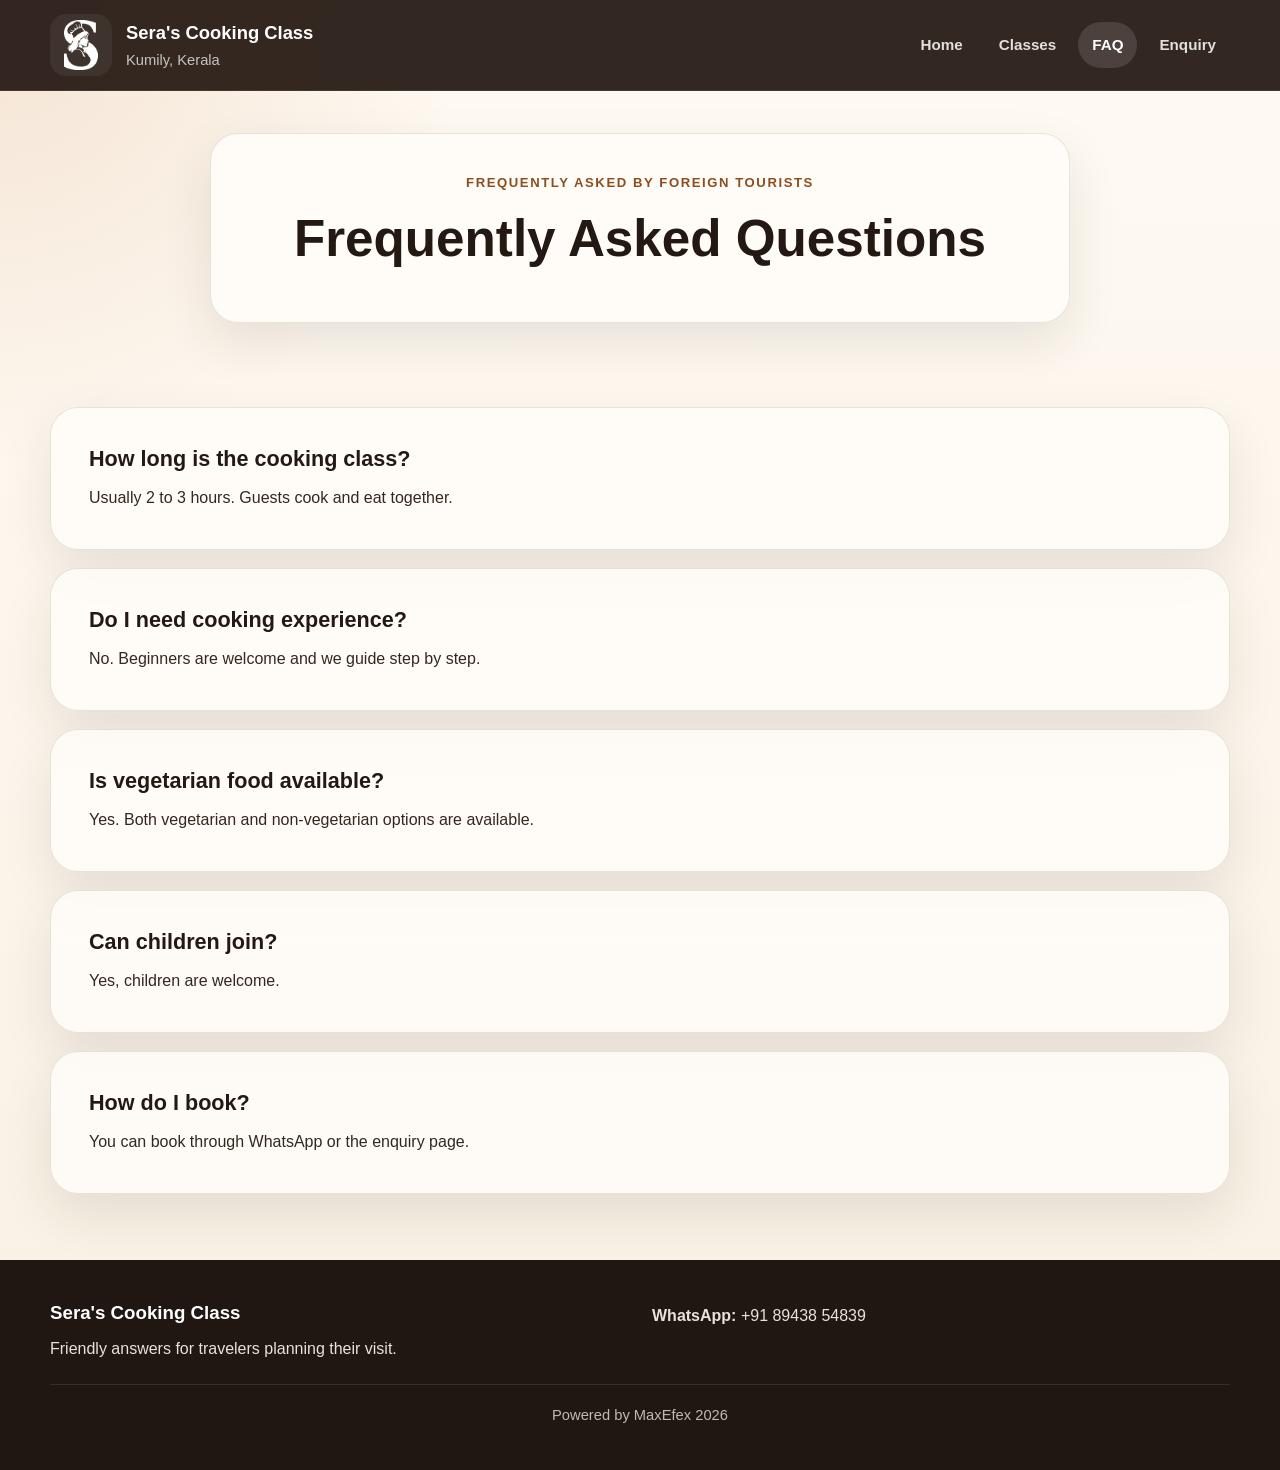
<file: faq.html>
<!DOCTYPE html>
<html lang="en">
<head>
    <meta charset="UTF-8">
    <meta name="viewport" content="width=device-width, initial-scale=1.0">
    <title>FAQ | Sera's Cooking Class</title>
    <meta name="description" content="Frequently asked questions about Sera's Cooking Class in Kumily.">
    <link rel="stylesheet" href="style.css">
</head>
<body>
    <header class="site-header">
        <div class="container topbar">
            <a href="index.html" class="brand">
                <img src="seralogo.png" alt="Sera's Cooking Class logo" class="brand-logo" width="500" height="500">
                <div><strong>Sera's Cooking Class</strong><span>Kumily, Kerala</span></div>
            </a>
            <nav class="main-nav">
                <a href="index.html" data-i18n="nav_home">Home</a>
                <a href="classes.html" data-i18n="nav_classes">Classes</a>
                <a href="faq.html" class="active">FAQ</a>
                <a href="enquiry.html" data-i18n="nav_enquiry">Enquiry</a>
            </nav>
        </div>
    </header>
    <main>
        <section class="page-hero">
            <div class="container narrow">
                <p class="eyebrow">Frequently asked by foreign tourists</p>
                <h1>Frequently Asked Questions</h1>
            </div>
        </section>
        <section class="section">
            <div class="container faq-list">
                <article class="faq-item"><h3>How long is the cooking class?</h3><p>Usually 2 to 3 hours. Guests cook and eat together.</p></article>
                <article class="faq-item"><h3>Do I need cooking experience?</h3><p>No. Beginners are welcome and we guide step by step.</p></article>
                <article class="faq-item"><h3>Is vegetarian food available?</h3><p>Yes. Both vegetarian and non-vegetarian options are available.</p></article>
                <article class="faq-item"><h3>Can children join?</h3><p>Yes, children are welcome.</p></article>
                <article class="faq-item"><h3>How do I book?</h3><p>You can book through WhatsApp or the enquiry page.</p></article>
            </div>
        </section>
    </main>
    <footer class="site-footer">
        <div class="container footer-grid">
            <div><h3>Sera's Cooking Class</h3><p>Friendly answers for travelers planning their visit.</p></div>
            <div><p><strong>WhatsApp:</strong> +91 89438 54839</p></div>
        </div>
        <div class="container footer-credit">Powered by MaxEfex 2026</div>
    </footer>
    <script src="script.js"></script>
</body>
</html>
</file>
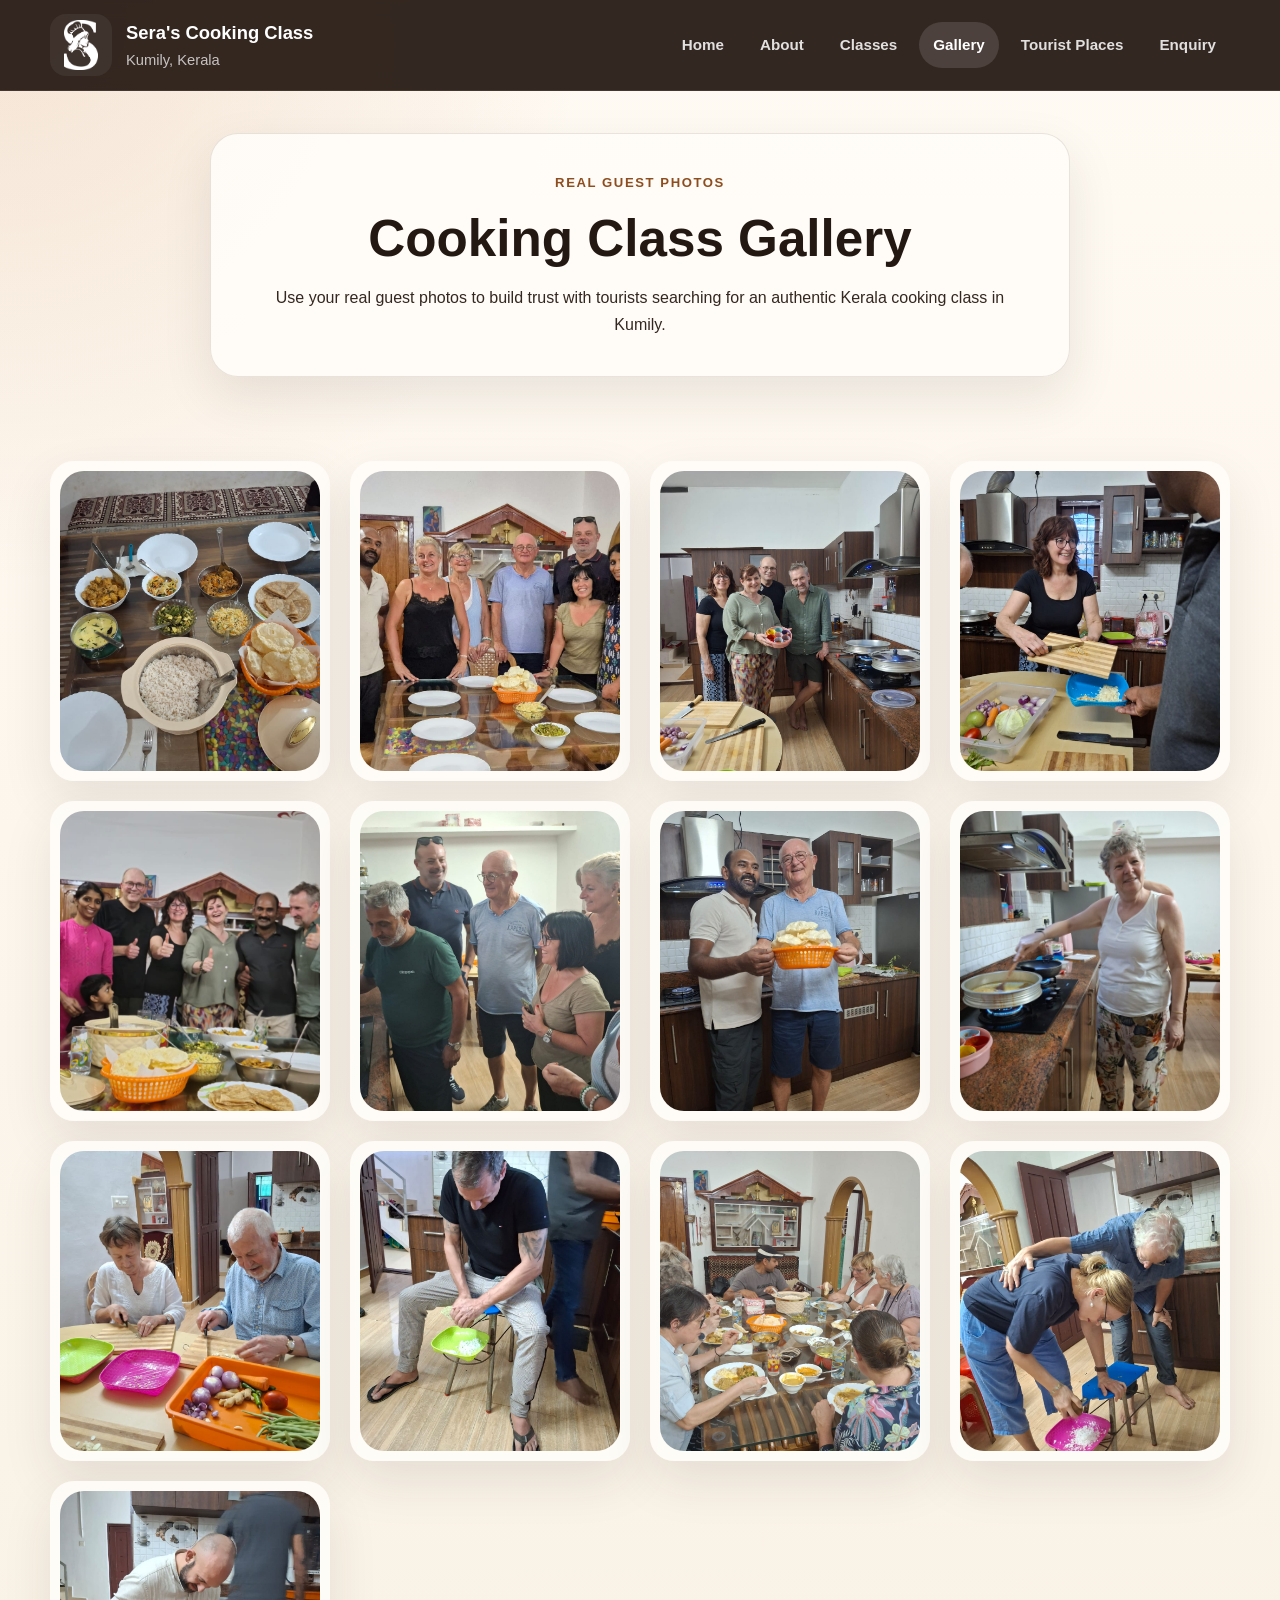
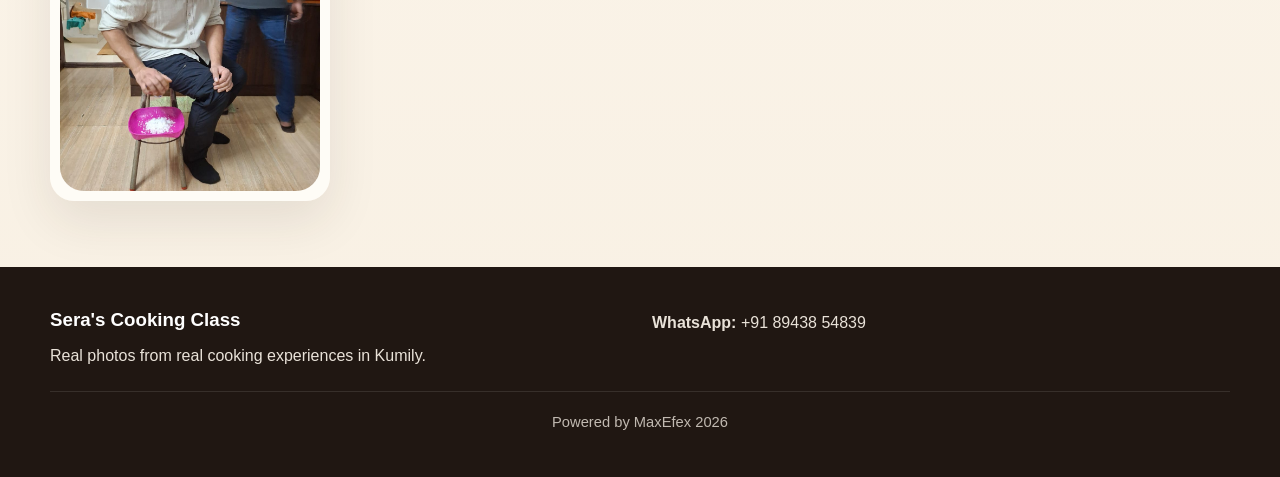
<file: gallery.html>
<!DOCTYPE html>
<html lang="en">
<head>
    <meta charset="UTF-8">
    <meta name="viewport" content="width=device-width, initial-scale=1.0">
    <title>Gallery | Sera's Cooking Class</title>
    <meta name="description" content="Photo gallery of real guest experiences at Sera's Cooking Class in Kumily, Kerala.">
    <link rel="stylesheet" href="style.css">
</head>
<body>
    <header class="site-header">
        <div class="container topbar">
            <a href="index.html" class="brand">
                <img src="seralogo.png" alt="Sera's Cooking Class logo" class="brand-logo" width="500" height="500">
                <div><strong>Sera's Cooking Class</strong><span>Kumily, Kerala</span></div>
            </a>
            <nav class="main-nav">
                <a href="index.html" data-i18n="nav_home">Home</a>
                <a href="about.html" data-i18n="nav_about">About</a>
                <a href="classes.html" data-i18n="nav_classes">Classes</a>
                <a href="gallery.html" class="active" data-i18n="nav_gallery">Gallery</a>
                <a href="tourist-places.html" data-i18n="nav_tourist">Tourist Places</a>
                <a href="enquiry.html" data-i18n="nav_enquiry">Enquiry</a>
            </nav>
        </div>
    </header>
    <main>
        <section class="page-hero">
            <div class="container narrow">
                <p class="eyebrow">Real guest photos</p>
                <h1>Cooking Class Gallery</h1>
                <p>Use your real guest photos to build trust with tourists searching for an authentic Kerala cooking class in Kumily.</p>
            </div>
        </section>
        <section class="section">
            <div class="container photo-grid">
                <figure class="photo-card"><img src="s1.jpeg" alt="Gallery image 1" width="1200" height="900" loading="lazy"></figure>
                <figure class="photo-card"><img src="s2.jpeg" alt="Gallery image 2" width="1200" height="900" loading="lazy"></figure>
                <figure class="photo-card"><img src="s3.jpeg" alt="Gallery image 3" width="1200" height="900" loading="lazy"></figure>
                <figure class="photo-card"><img src="s4.jpeg" alt="Gallery image 4" width="1200" height="900" loading="lazy"></figure>
                <figure class="photo-card"><img src="s5.jpeg" alt="Gallery image 5" width="1200" height="900" loading="lazy"></figure>
                <figure class="photo-card"><img src="s6.jpeg" alt="Gallery image 6" width="1200" height="900" loading="lazy"></figure>
                <figure class="photo-card"><img src="s7.jpeg" alt="Gallery image 7" width="1200" height="900" loading="lazy"></figure>
                <figure class="photo-card"><img src="s8.jpeg" alt="Gallery image 8" width="1200" height="900" loading="lazy"></figure>
                <figure class="photo-card"><img src="s9.jpeg" alt="Gallery image 9" width="1200" height="900" loading="lazy"></figure>
                <figure class="photo-card"><img src="s10.jpeg" alt="Gallery image 10" width="1200" height="900" loading="lazy"></figure>
                <figure class="photo-card"><img src="s11.jpeg" alt="Gallery image 11" width="1200" height="900" loading="lazy"></figure>
                <figure class="photo-card"><img src="s12.jpeg" alt="Gallery image 12" width="1200" height="900" loading="lazy"></figure>
                <figure class="photo-card"><img src="s13.jpeg" alt="Gallery image 13" width="1200" height="900" loading="lazy"></figure>
            </div>
        </section>
    </main>
    <footer class="site-footer">
        <div class="container footer-grid">
            <div><h3>Sera's Cooking Class</h3><p>Real photos from real cooking experiences in Kumily.</p></div>
            <div><p><strong>WhatsApp:</strong> +91 89438 54839</p></div>
        </div>
        <div class="container footer-credit">Powered by MaxEfex 2026</div>
    </footer>
    <script src="script.js"></script>
</body>
</html>
</file>
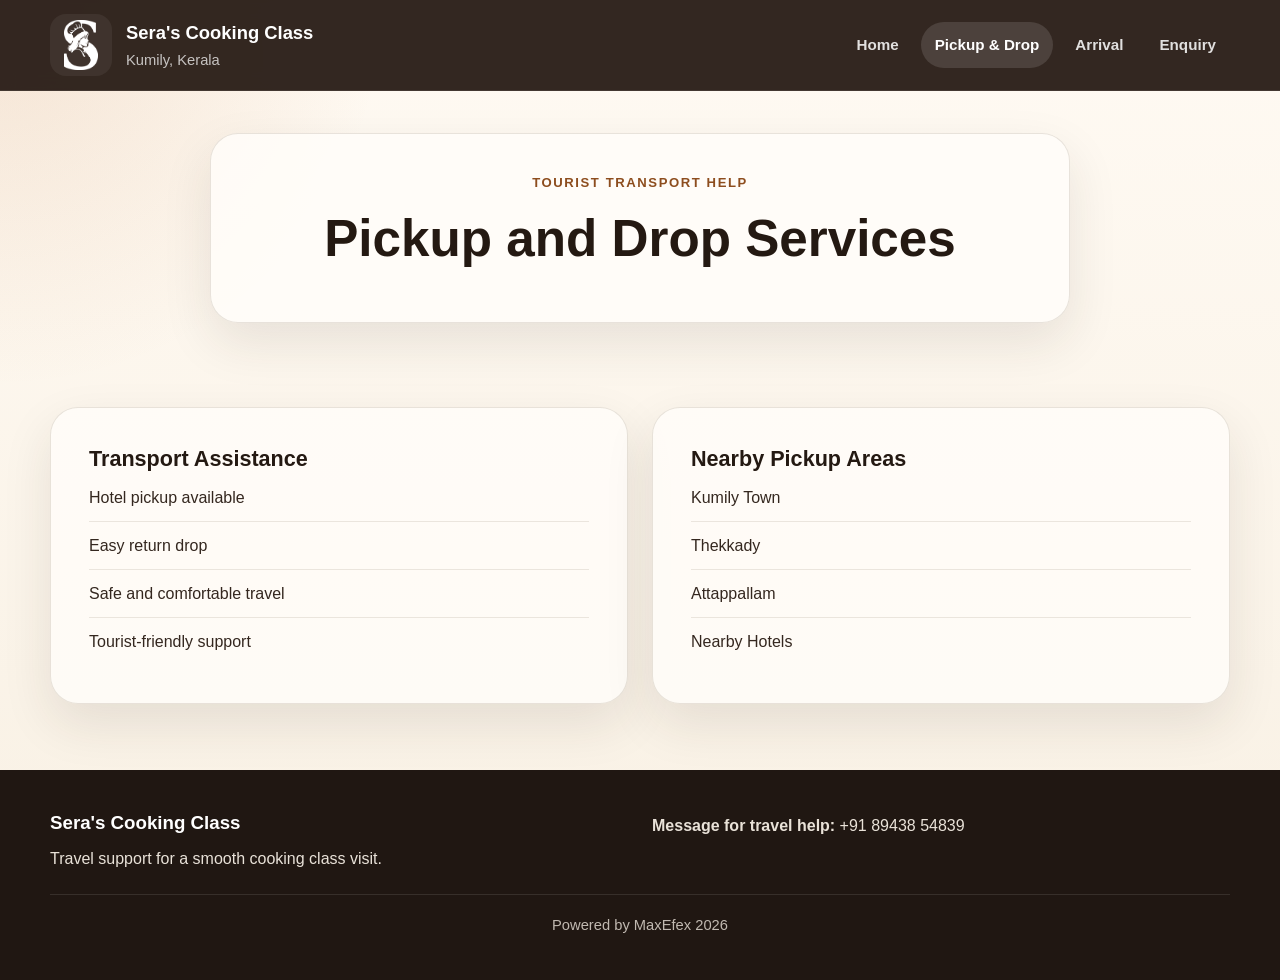
<file: pickup-drop.html>
<!DOCTYPE html>
<html lang="en">
<head>
    <meta charset="UTF-8">
    <meta name="viewport" content="width=device-width, initial-scale=1.0">
    <title>Pickup & Drop Services | Sera's Cooking Class</title>
    <meta name="description" content="Pickup and drop support for tourists visiting Sera's Cooking Class from Kumily and Thekkady hotels.">
    <link rel="stylesheet" href="style.css">
</head>
<body>
    <header class="site-header">
        <div class="container topbar">
            <a href="index.html" class="brand">
                <img src="seralogo.png" alt="Sera's Cooking Class logo" class="brand-logo" width="500" height="500">
                <div><strong>Sera's Cooking Class</strong><span>Kumily, Kerala</span></div>
            </a>
            <nav class="main-nav">
                <a href="index.html" data-i18n="nav_home">Home</a>
                <a href="pickup-drop.html" class="active">Pickup & Drop</a>
                <a href="arrival.html">Arrival</a>
                <a href="enquiry.html" data-i18n="nav_enquiry">Enquiry</a>
            </nav>
        </div>
    </header>
    <main>
        <section class="page-hero">
            <div class="container narrow">
                <p class="eyebrow">Tourist transport help</p>
                <h1>Pickup and Drop Services</h1>
            </div>
        </section>
        <section class="section">
            <div class="container cards-2">
                <article class="feature-card">
                    <h3>Transport Assistance</h3>
                    <ul class="clean-list">
                        <li>Hotel pickup available</li>
                        <li>Easy return drop</li>
                        <li>Safe and comfortable travel</li>
                        <li>Tourist-friendly support</li>
                    </ul>
                </article>
                <article class="feature-card">
                    <h3>Nearby Pickup Areas</h3>
                    <ul class="clean-list">
                        <li>Kumily Town</li>
                        <li>Thekkady</li>
                        <li>Attappallam</li>
                        <li>Nearby Hotels</li>
                    </ul>
                </article>
            </div>
        </section>
    </main>
    <footer class="site-footer">
        <div class="container footer-grid">
            <div><h3>Sera's Cooking Class</h3><p>Travel support for a smooth cooking class visit.</p></div>
            <div><p><strong>Message for travel help:</strong> +91 89438 54839</p></div>
        </div>
        <div class="container footer-credit">Powered by MaxEfex 2026</div>
    </footer>
    <script src="script.js"></script>
</body>
</html>
</file>
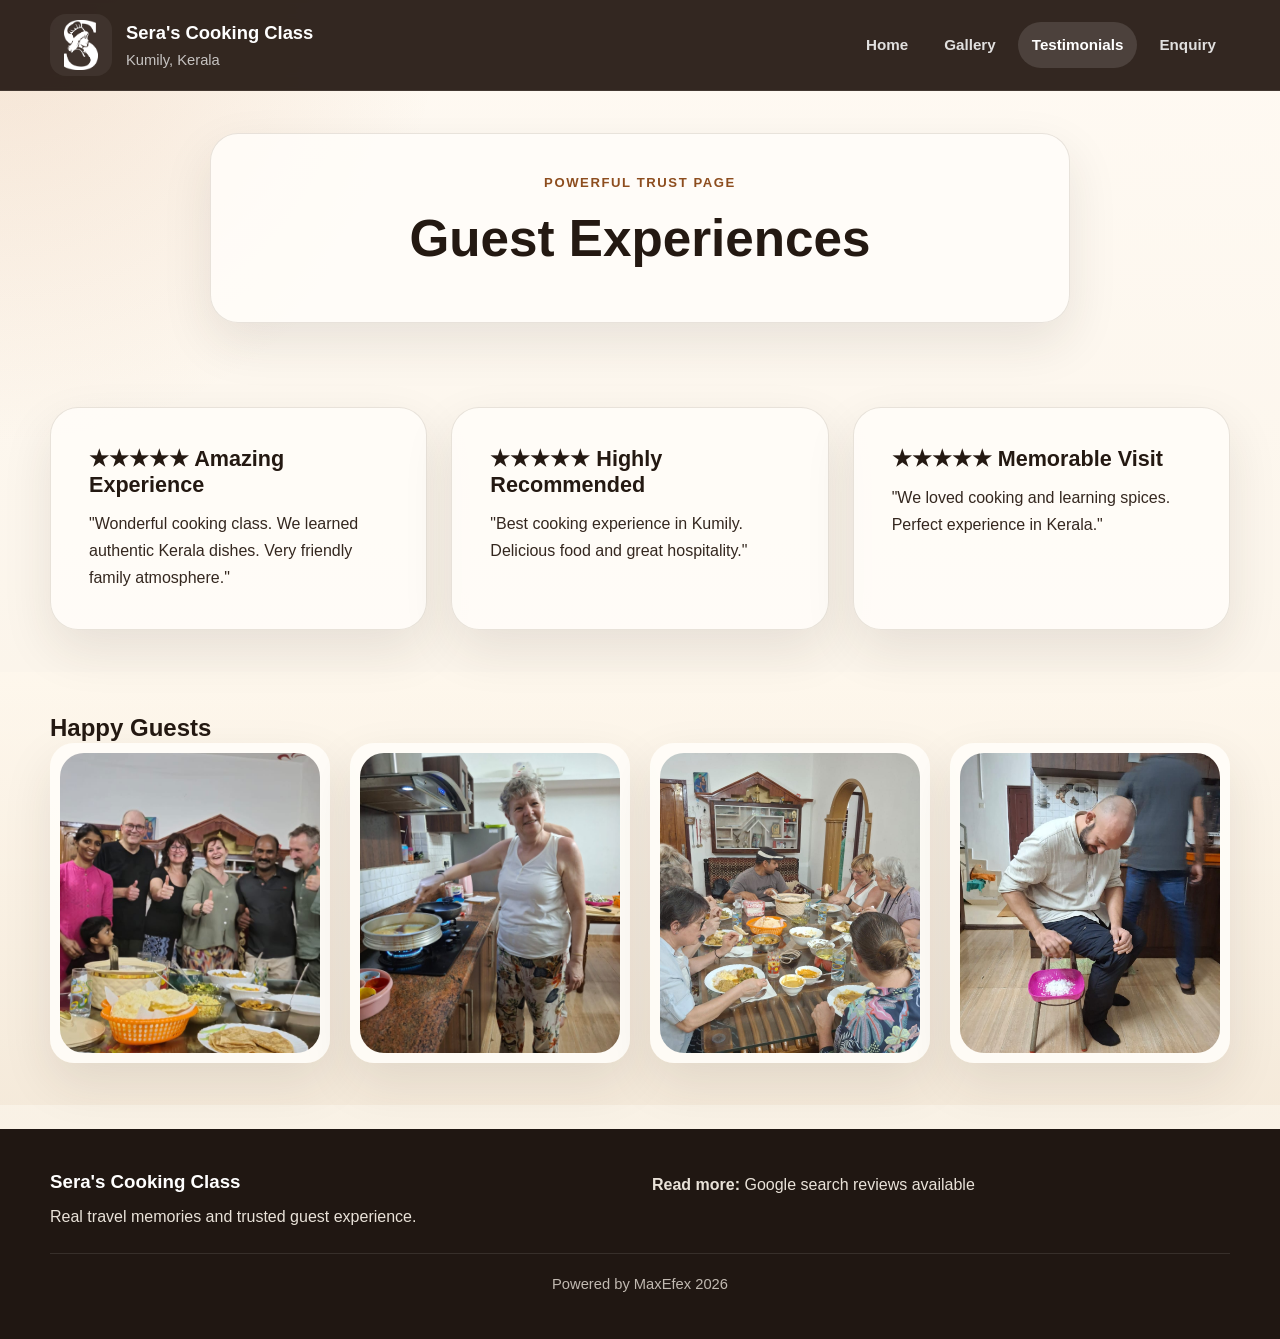
<file: testimonials.html>
<!DOCTYPE html>
<html lang="en">
<head>
    <meta charset="UTF-8">
    <meta name="viewport" content="width=device-width, initial-scale=1.0">
    <title>Guest Reviews | Sera's Cooking Class</title>
    <meta name="description" content="Guest reviews and happy travel moments from Sera's Cooking Class in Kumily.">
    <link rel="stylesheet" href="style.css">
</head>
<body>
    <header class="site-header">
        <div class="container topbar">
            <a href="index.html" class="brand">
                <img src="seralogo.png" alt="Sera's Cooking Class logo" class="brand-logo" width="500" height="500">
                <div><strong>Sera's Cooking Class</strong><span>Kumily, Kerala</span></div>
            </a>
            <nav class="main-nav">
                <a href="index.html" data-i18n="nav_home">Home</a>
                <a href="gallery.html" data-i18n="nav_gallery">Gallery</a>
                <a href="testimonials.html" class="active">Testimonials</a>
                <a href="enquiry.html" data-i18n="nav_enquiry">Enquiry</a>
            </nav>
        </div>
    </header>
    <main>
        <section class="page-hero">
            <div class="container narrow">
                <p class="eyebrow">Powerful trust page</p>
                <h1>Guest Experiences</h1>
            </div>
        </section>
        <section class="section">
            <div class="container cards-3">
                <article class="feature-card"><h3>★★★★★ Amazing Experience</h3><p>"Wonderful cooking class. We learned authentic Kerala dishes. Very friendly family atmosphere."</p></article>
                <article class="feature-card"><h3>★★★★★ Highly Recommended</h3><p>"Best cooking experience in Kumily. Delicious food and great hospitality."</p></article>
                <article class="feature-card"><h3>★★★★★ Memorable Visit</h3><p>"We loved cooking and learning spices. Perfect experience in Kerala."</p></article>
            </div>
        </section>
        <section class="section soft-bg">
            <div class="container">
                <h2>Happy Guests</h2>
                <div class="photo-grid">
                    <figure class="photo-card"><img src="s5.jpeg" alt="Happy guest photo 1" width="1200" height="900" loading="lazy"></figure>
                    <figure class="photo-card"><img src="s8.jpeg" alt="Happy guest photo 2" width="1200" height="900" loading="lazy"></figure>
                    <figure class="photo-card"><img src="s11.jpeg" alt="Happy guest photo 3" width="1200" height="900" loading="lazy"></figure>
                    <figure class="photo-card"><img src="s13.jpeg" alt="Happy guest photo 4" width="1200" height="900" loading="lazy"></figure>
                </div>
            </div>
        </section>
    </main>
    <footer class="site-footer">
        <div class="container footer-grid">
            <div><h3>Sera's Cooking Class</h3><p>Real travel memories and trusted guest experience.</p></div>
            <div><p><strong>Read more:</strong> Google search reviews available</p></div>
        </div>
        <div class="container footer-credit">Powered by MaxEfex 2026</div>
    </footer>
    <script src="script.js"></script>
</body>
</html>
</file>
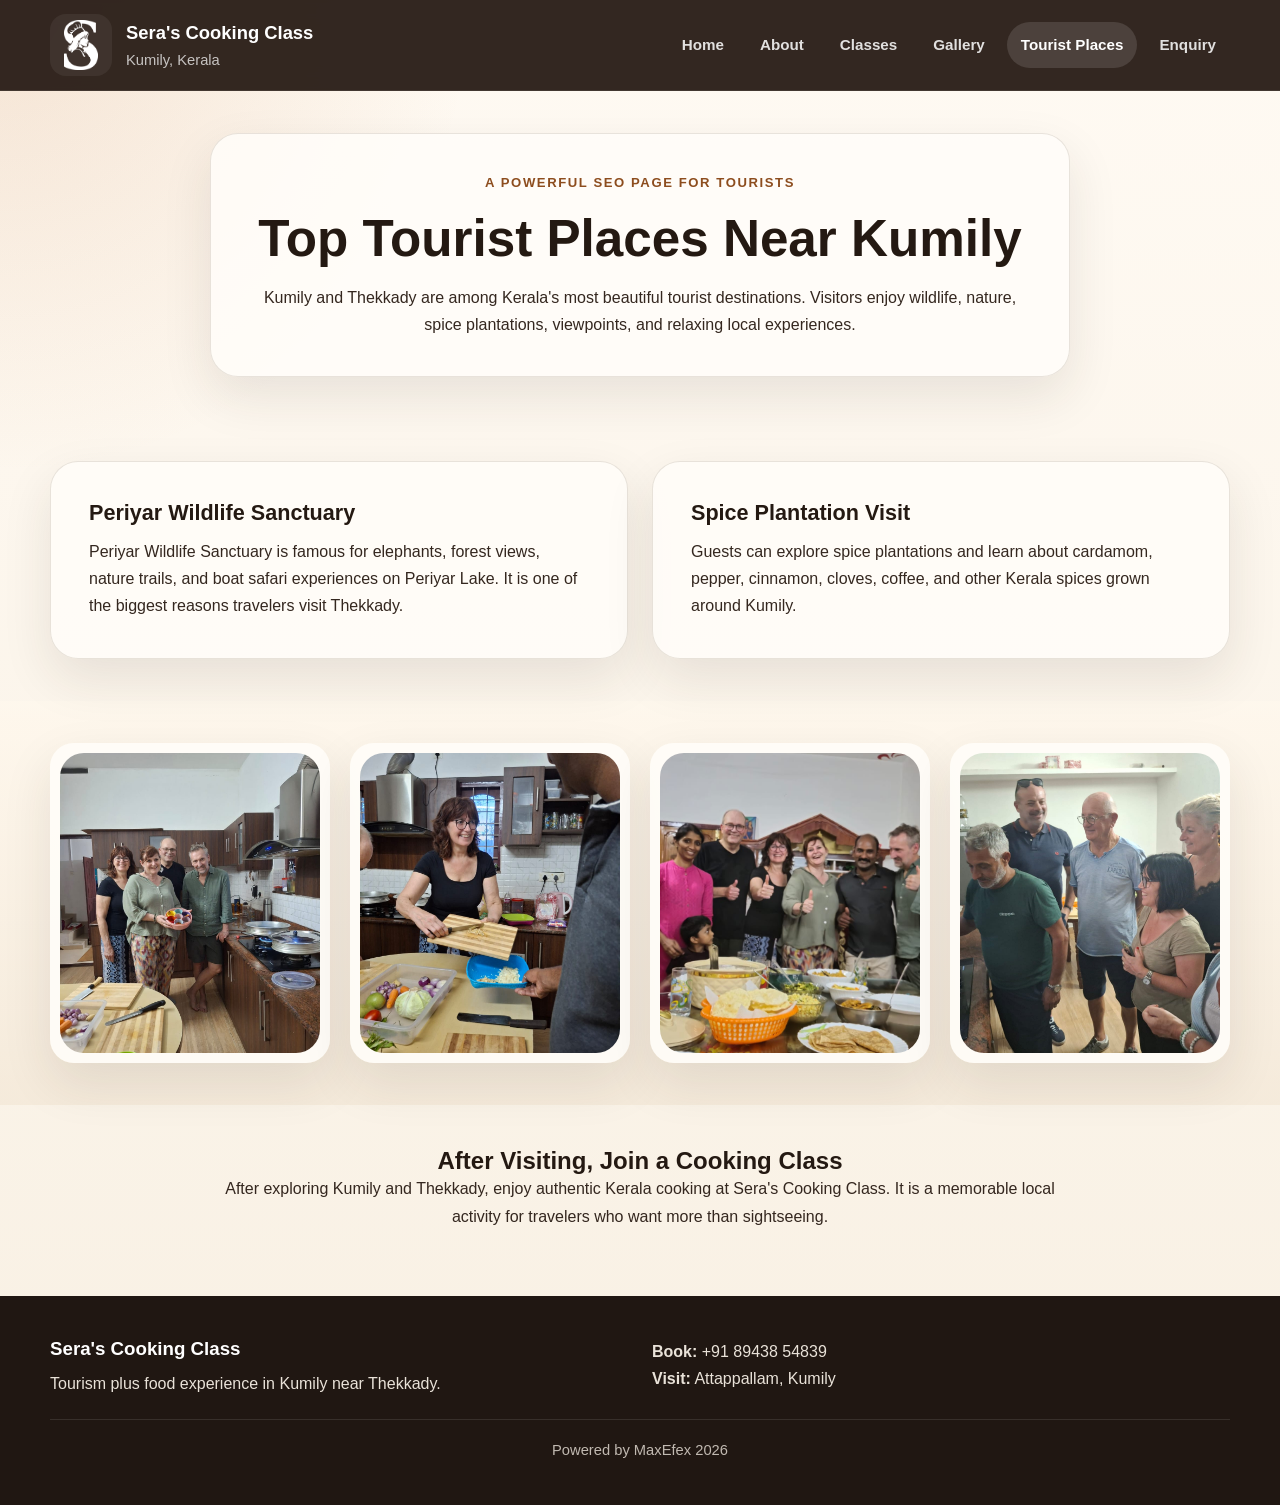
<file: tourist-places.html>
<!DOCTYPE html>
<html lang="en">
<head>
    <meta charset="UTF-8">
    <meta name="viewport" content="width=device-width, initial-scale=1.0">
    <title>Tourist Places Near Kumily | Sera's Cooking Class</title>
    <meta name="description" content="Tourist places near Kumily and Thekkady including Periyar Wildlife Sanctuary, spice plantations, and local travel experiences.">
    <meta name="keywords" content="Tourist places near Kumily, Thekkady travel, Periyar sanctuary, spice plantation visit">
    <meta name="author" content="Sera's Cooking Class">
    <meta name="robots" content="index, follow">
    <meta property="og:title" content="Tourist Places Near Kumily">
    <meta property="og:description" content="Discover top attractions in Kumily and Thekkady, then enjoy an authentic Kerala cooking class.">
    <meta property="og:image" content="https://serascookingclass.co.in/s4.jpeg">
    <link rel="stylesheet" href="style.css">
</head>
<body>
    <header class="site-header">
        <div class="container topbar">
            <a href="index.html" class="brand">
                <img src="seralogo.png" alt="Sera's Cooking Class logo" class="brand-logo" width="500" height="500">
                <div><strong>Sera's Cooking Class</strong><span>Kumily, Kerala</span></div>
            </a>
            <nav class="main-nav">
                <a href="index.html" data-i18n="nav_home">Home</a>
                <a href="about.html" data-i18n="nav_about">About</a>
                <a href="classes.html" data-i18n="nav_classes">Classes</a>
                <a href="gallery.html" data-i18n="nav_gallery">Gallery</a>
                <a href="tourist-places.html" class="active" data-i18n="nav_tourist">Tourist Places</a>
                <a href="enquiry.html" data-i18n="nav_enquiry">Enquiry</a>
            </nav>
        </div>
    </header>
    <main>
        <section class="page-hero">
            <div class="container narrow">
                <p class="eyebrow">A powerful SEO page for tourists</p>
                <h1>Top Tourist Places Near Kumily</h1>
                <p>Kumily and Thekkady are among Kerala's most beautiful tourist destinations. Visitors enjoy wildlife, nature, spice plantations, viewpoints, and relaxing local experiences.</p>
            </div>
        </section>
        <section class="section">
            <div class="container cards-2">
                <article class="feature-card">
                    <h3>Periyar Wildlife Sanctuary</h3>
                    <p>Periyar Wildlife Sanctuary is famous for elephants, forest views, nature trails, and boat safari experiences on Periyar Lake. It is one of the biggest reasons travelers visit Thekkady.</p>
                </article>
                <article class="feature-card">
                    <h3>Spice Plantation Visit</h3>
                    <p>Guests can explore spice plantations and learn about cardamom, pepper, cinnamon, cloves, coffee, and other Kerala spices grown around Kumily.</p>
                </article>
            </div>
        </section>
        <section class="section soft-bg">
            <div class="container">
                <div class="photo-grid">
                    <figure class="photo-card"><img src="s3.jpeg" alt="Tourists enjoying local experience in Kumily" width="1200" height="900" loading="lazy"></figure>
                    <figure class="photo-card"><img src="s4.jpeg" alt="Travelers in local cooking environment" width="1200" height="900" loading="lazy"></figure>
                    <figure class="photo-card"><img src="s5.jpeg" alt="Family-style tourism and cooking experience" width="1200" height="900" loading="lazy"></figure>
                    <figure class="photo-card"><img src="s6.jpeg" alt="Happy visitors in Thekkady experience" width="1200" height="900" loading="lazy"></figure>
                </div>
            </div>
        </section>
        <section class="section">
            <div class="container narrow">
                <h2>After Visiting, Join a Cooking Class</h2>
                <p>After exploring Kumily and Thekkady, enjoy authentic Kerala cooking at Sera's Cooking Class. It is a memorable local activity for travelers who want more than sightseeing.</p>
            </div>
        </section>
    </main>
    <footer class="site-footer">
        <div class="container footer-grid">
            <div><h3>Sera's Cooking Class</h3><p>Tourism plus food experience in Kumily near Thekkady.</p></div>
            <div><p><strong>Book:</strong> +91 89438 54839</p><p><strong>Visit:</strong> Attappallam, Kumily</p></div>
        </div>
        <div class="container footer-credit">Powered by MaxEfex 2026</div>
    </footer>
    <script src="script.js"></script>
</body>
</html>
</file>
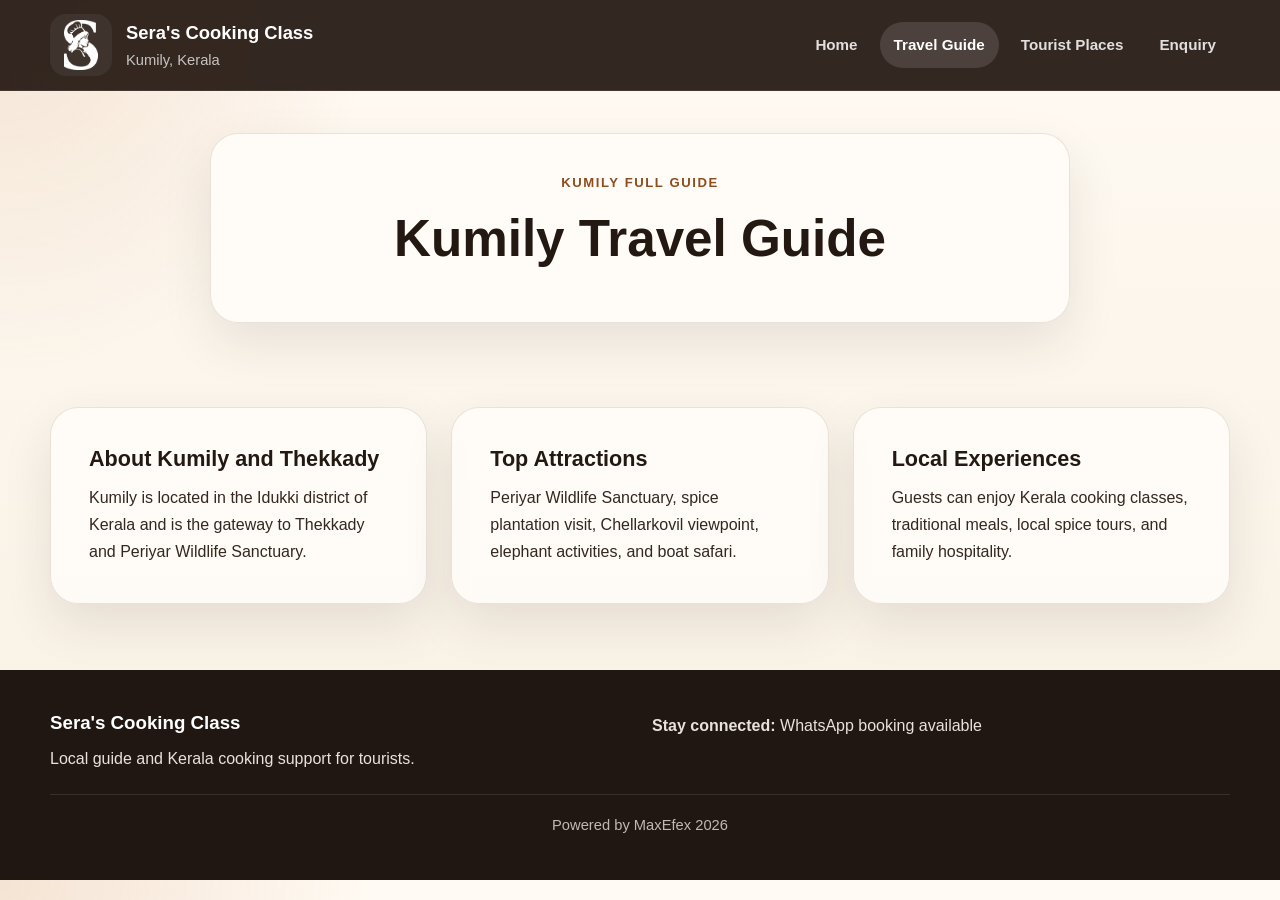
<file: travel-guide.html>
<!DOCTYPE html>
<html lang="en">
<head>
    <meta charset="UTF-8">
    <meta name="viewport" content="width=device-width, initial-scale=1.0">
    <title>Kumily Travel Guide | Sera's Cooking Class</title>
    <meta name="description" content="Kumily travel guide with attractions, local experiences, and Kerala cooking classes.">
    <link rel="stylesheet" href="style.css">
</head>
<body>
    <header class="site-header">
        <div class="container topbar">
            <a href="index.html" class="brand">
                <img src="seralogo.png" alt="Sera's Cooking Class logo" class="brand-logo" width="500" height="500">
                <div><strong>Sera's Cooking Class</strong><span>Kumily, Kerala</span></div>
            </a>
            <nav class="main-nav">
                <a href="index.html" data-i18n="nav_home">Home</a>
                <a href="travel-guide.html" class="active">Travel Guide</a>
                <a href="tourist-places.html" data-i18n="nav_tourist">Tourist Places</a>
                <a href="enquiry.html" data-i18n="nav_enquiry">Enquiry</a>
            </nav>
        </div>
    </header>
    <main>
        <section class="page-hero">
            <div class="container narrow">
                <p class="eyebrow">Kumily full guide</p>
                <h1>Kumily Travel Guide</h1>
            </div>
        </section>
        <section class="section">
            <div class="container cards-3">
                <article class="feature-card"><h3>About Kumily and Thekkady</h3><p>Kumily is located in the Idukki district of Kerala and is the gateway to Thekkady and Periyar Wildlife Sanctuary.</p></article>
                <article class="feature-card"><h3>Top Attractions</h3><p>Periyar Wildlife Sanctuary, spice plantation visit, Chellarkovil viewpoint, elephant activities, and boat safari.</p></article>
                <article class="feature-card"><h3>Local Experiences</h3><p>Guests can enjoy Kerala cooking classes, traditional meals, local spice tours, and family hospitality.</p></article>
            </div>
        </section>
    </main>
    <footer class="site-footer">
        <div class="container footer-grid">
            <div><h3>Sera's Cooking Class</h3><p>Local guide and Kerala cooking support for tourists.</p></div>
            <div><p><strong>Stay connected:</strong> WhatsApp booking available</p></div>
        </div>
        <div class="container footer-credit">Powered by MaxEfex 2026</div>
    </footer>
    <script src="script.js"></script>
</body>
</html>
</file>
<file: style.css>
:root {
    --bg: #fbf5ec;
    --surface: #fffdf9;
    --surface-soft: #f4ead8;
    --surface-dark: #2b1f18;
    --text: #34271f;
    --muted: #6b5a4c;
    --line: rgba(94, 70, 46, 0.14);
    --accent: #bf6f2f;
    --accent-dark: #8d4d1e;
    --accent-light: #f3c98f;
    --white: #ffffff;
    --shadow: 0 20px 50px rgba(52, 39, 31, 0.1);
    --radius-lg: 28px;
    --container: 1180px;
}

* {
    box-sizing: border-box;
    margin: 0;
    padding: 0;
}

html {
    scroll-behavior: smooth;
}

body {
    background:
        radial-gradient(circle at top left, rgba(191, 111, 47, 0.16), transparent 24%),
        linear-gradient(180deg, #fffaf3 0%, #f8f0e3 100%);
    color: var(--text);
    font-family: Arial, "Segoe UI", sans-serif;
    line-height: 1.7;
}

img {
    display: block;
    max-width: 100%;
}

a {
    color: inherit;
    text-decoration: none;
}

.container {
    width: min(calc(100% - 32px), var(--container));
    margin: 0 auto;
}

.site-header {
    position: sticky;
    top: 0;
    z-index: 30;
    background: rgba(43, 31, 24, 0.96);
    border-bottom: 1px solid rgba(255, 255, 255, 0.08);
    backdrop-filter: blur(10px);
}

.topbar {
    display: flex;
    align-items: center;
    justify-content: space-between;
    gap: 20px;
    padding: 14px 0;
}

.brand {
    display: inline-flex;
    align-items: center;
    gap: 14px;
    color: var(--white);
}

.brand strong {
    display: block;
    font-size: 1.15rem;
}

.brand span {
    display: block;
    color: rgba(255, 255, 255, 0.72);
    font-size: 0.92rem;
}

.brand-logo {
    width: 62px;
    height: 62px;
    object-fit: contain;
    background: rgba(255, 255, 255, 0.06);
    border-radius: 16px;
    padding: 6px;
}

.main-nav {
    display: flex;
    flex-wrap: wrap;
    justify-content: flex-end;
    gap: 8px;
}

.main-nav a {
    padding: 10px 14px;
    border-radius: 999px;
    color: rgba(255, 255, 255, 0.86);
    font-size: 0.95rem;
    font-weight: 700;
    transition: 0.25s ease;
}

.main-nav a:hover,
.main-nav a.active {
    background: rgba(255, 255, 255, 0.12);
    color: var(--white);
}

.contact-actions .btn {
    min-width: 160px;
}

.hero,
.section,
.page-hero {
    padding: 42px 0;
}

.hero-grid,
.two-column,
.review-grid,
.map-layout,
.cards-2,
.cards-3,
.cards-4,
.footer-grid {
    display: grid;
    gap: 24px;
}

.hero-grid {
    grid-template-columns: 1.05fr 0.95fr;
    align-items: center;
    background: linear-gradient(135deg, rgba(255, 253, 249, 0.98), rgba(246, 233, 213, 0.96));
    border: 1px solid rgba(191, 111, 47, 0.18);
    border-radius: 34px;
    box-shadow: var(--shadow);
    overflow: hidden;
}

.hero-copy,
.hero-visual,
.info-card,
.feature-card,
.faq-item,
.placeholder-box,
.map-card,
.page-hero .narrow,
.review-grid,
.two-column > div {
    padding: clamp(22px, 4vw, 38px);
}

.hero-copy h1,
.page-hero h1,
h2,
h3 {
    line-height: 1.2;
    color: #241912;
}

.hero-copy h1,
.page-hero h1 {
    font-size: clamp(2rem, 4vw, 4rem);
    margin-bottom: 14px;
}

.page-hero .narrow,
.narrow {
    max-width: 860px;
    margin: 0 auto;
    text-align: center;
}

.page-hero .narrow {
    background: rgba(255, 253, 249, 0.84);
    border: 1px solid var(--line);
    border-radius: var(--radius-lg);
    box-shadow: var(--shadow);
}

.eyebrow {
    color: var(--accent-dark);
    font-size: 0.82rem;
    font-weight: 800;
    letter-spacing: 0.12em;
    text-transform: uppercase;
    margin-bottom: 14px;
}

.eyebrow.light {
    color: var(--accent-light);
}

.lead {
    font-size: 1.08rem;
    color: var(--muted);
    max-width: 62ch;
}

.lang-switch,
.hero-pills,
.cta-row,
.cta-column {
    display: flex;
    gap: 12px;
    flex-wrap: wrap;
}

.lang-switch {
    margin-bottom: 22px;
}

.lang-switch button {
    border: 1px solid rgba(191, 111, 47, 0.25);
    background: var(--white);
    color: var(--accent-dark);
    border-radius: 999px;
    padding: 8px 12px;
    font-weight: 700;
    cursor: pointer;
}

.hero-pills {
    margin: 24px 0 28px;
}

.hero-pills span {
    padding: 10px 14px;
    border-radius: 999px;
    background: rgba(255, 255, 255, 0.84);
    border: 1px solid rgba(191, 111, 47, 0.18);
    font-weight: 700;
}

.btn {
    display: inline-flex;
    align-items: center;
    justify-content: center;
    min-height: 48px;
    padding: 12px 22px;
    border-radius: 999px;
    font-weight: 800;
    transition: transform 0.25s ease, box-shadow 0.25s ease;
}

.btn:hover {
    transform: translateY(-2px);
    box-shadow: 0 14px 30px rgba(52, 39, 31, 0.12);
}

.btn-primary {
    background: linear-gradient(135deg, var(--accent), #d28a46);
    color: var(--white);
}

.btn-secondary {
    background: var(--white);
    color: var(--text);
    border: 1px solid rgba(191, 111, 47, 0.26);
}

.btn-light {
    background: var(--white);
    color: var(--surface-dark);
}

.btn-outline-light {
    background: transparent;
    border: 1px solid rgba(255, 255, 255, 0.35);
    color: var(--white);
}

.card-image img,
.photo-card img {
    width: 100%;
    height: 100%;
    object-fit: cover;
    border-radius: 24px;
}

.hero-visual {
    min-height: 480px;
    background: linear-gradient(180deg, rgba(191, 111, 47, 0.12), rgba(43, 31, 24, 0.14));
}

.two-column {
    grid-template-columns: 1.1fr 0.9fr;
}

.two-column > div,
.info-card,
.feature-card,
.faq-item,
.placeholder-box,
.map-card {
    background: rgba(255, 253, 249, 0.82);
    border: 1px solid var(--line);
    border-radius: var(--radius-lg);
    box-shadow: var(--shadow);
}

.soft-bg {
    background: linear-gradient(180deg, rgba(255, 248, 237, 0.72), rgba(243, 231, 214, 0.72));
}

.cards-2 {
    grid-template-columns: repeat(2, 1fr);
}

.cards-3 {
    grid-template-columns: repeat(3, 1fr);
}

.cards-4 {
    grid-template-columns: repeat(4, 1fr);
}

.feature-card h3,
.info-card h3,
.faq-item h3 {
    margin-bottom: 12px;
    font-size: 1.35rem;
}

.clean-list {
    list-style: none;
}

.clean-list li {
    padding: 10px 0;
    border-top: 1px solid rgba(94, 70, 46, 0.12);
}

.clean-list li:first-child {
    border-top: 0;
    padding-top: 0;
}

.photo-grid {
    display: grid;
    grid-template-columns: repeat(auto-fit, minmax(240px, 1fr));
    gap: 20px;
}

.photo-card {
    background: rgba(255, 253, 249, 0.9);
    padding: 10px;
    border-radius: 24px;
    box-shadow: var(--shadow);
}

.photo-card img {
    height: 300px;
}

.dark-panel .review-grid {
    grid-template-columns: 1.2fr 0.8fr;
    align-items: center;
    background: linear-gradient(145deg, #2b1f18, #3a2a20);
    color: rgba(255, 248, 238, 0.92);
    border-radius: 32px;
    box-shadow: var(--shadow);
}

.dark-panel h2,
.dark-panel p {
    color: var(--white);
}

.map-layout {
    grid-template-columns: 0.95fr 1.05fr;
    align-items: center;
}

.map-card {
    overflow: hidden;
    min-height: 380px;
}

.map-card iframe {
    width: 100%;
    height: 100%;
    min-height: 380px;
    border: 0;
}

.faq-list {
    display: grid;
    gap: 18px;
}

.placeholder-box {
    text-align: center;
}

.placeholder-box .btn {
    margin-top: 16px;
}

.site-footer {
    margin-top: 24px;
    padding: 42px 0;
    background: #201712;
    color: rgba(255, 248, 238, 0.9);
}

.footer-grid {
    grid-template-columns: 1fr 1fr;
    align-items: start;
}

.site-footer h3 {
    color: var(--white);
    margin-bottom: 10px;
}

.footer-credit {
    margin-top: 22px;
    padding-top: 18px;
    border-top: 1px solid rgba(255, 255, 255, 0.1);
    text-align: center;
    color: rgba(255, 248, 238, 0.72);
    font-size: 0.92rem;
}

.floating-wa {
    position: fixed;
    right: 20px;
    bottom: 20px;
    z-index: 50;
    background: #25d366;
    color: var(--white);
    padding: 14px 22px;
    border-radius: 999px;
    font-weight: 800;
    box-shadow: 0 16px 30px rgba(37, 211, 102, 0.28);
}

@media (max-width: 1024px) {
    .hero-grid,
    .two-column,
    .review-grid,
    .map-layout,
    .cards-2,
    .cards-3,
    .cards-4,
    .footer-grid {
        grid-template-columns: 1fr 1fr;
    }
}

@media (max-width: 800px) {
    .topbar {
        flex-direction: column;
        align-items: stretch;
        gap: 14px;
    }

    .brand {
        justify-content: flex-start;
        padding: 12px 14px;
        background: rgba(255, 255, 255, 0.05);
        border: 1px solid rgba(255, 255, 255, 0.08);
        border-radius: 22px;
    }

    .main-nav {
        display: grid;
        grid-template-columns: repeat(2, minmax(0, 1fr));
        width: 100%;
        gap: 10px;
    }

    .hero-grid,
    .two-column,
    .review-grid,
    .map-layout,
    .cards-2,
    .cards-3,
    .cards-4,
    .footer-grid {
        grid-template-columns: 1fr;
    }

    .hero-visual {
        min-height: 280px;
        order: -1;
    }

    .photo-card img {
        height: 240px;
    }
}

@media (max-width: 560px) {
    .site-header {
        position: static;
    }

    .hero,
    .section,
    .page-hero {
        padding: 24px 0;
    }

    .hero-copy,
    .hero-visual,
    .info-card,
    .feature-card,
    .faq-item,
    .placeholder-box,
    .map-card,
    .page-hero .narrow,
    .review-grid,
    .two-column > div {
        padding: 20px;
    }

    .hero-copy h1,
    .page-hero h1 {
        font-size: clamp(1.8rem, 8vw, 2.5rem);
    }

    .topbar {
        padding: 10px 0 12px;
        gap: 10px;
    }

    .brand {
        gap: 12px;
        padding: 10px 12px;
        border-radius: 18px;
    }

    .brand strong {
        font-size: 1rem;
    }

    .brand span {
        font-size: 0.84rem;
    }

    .brand-logo {
        width: 54px;
        height: 54px;
        border-radius: 14px;
    }

    .main-nav {
        gap: 8px;
    }

    .main-nav a {
        padding: 11px 10px;
        text-align: center;
        font-size: 0.92rem;
        background: rgba(255, 255, 255, 0.05);
    }

    .floating-wa {
        right: 14px;
        bottom: 14px;
        padding: 12px 18px;
    }
}
</file>
